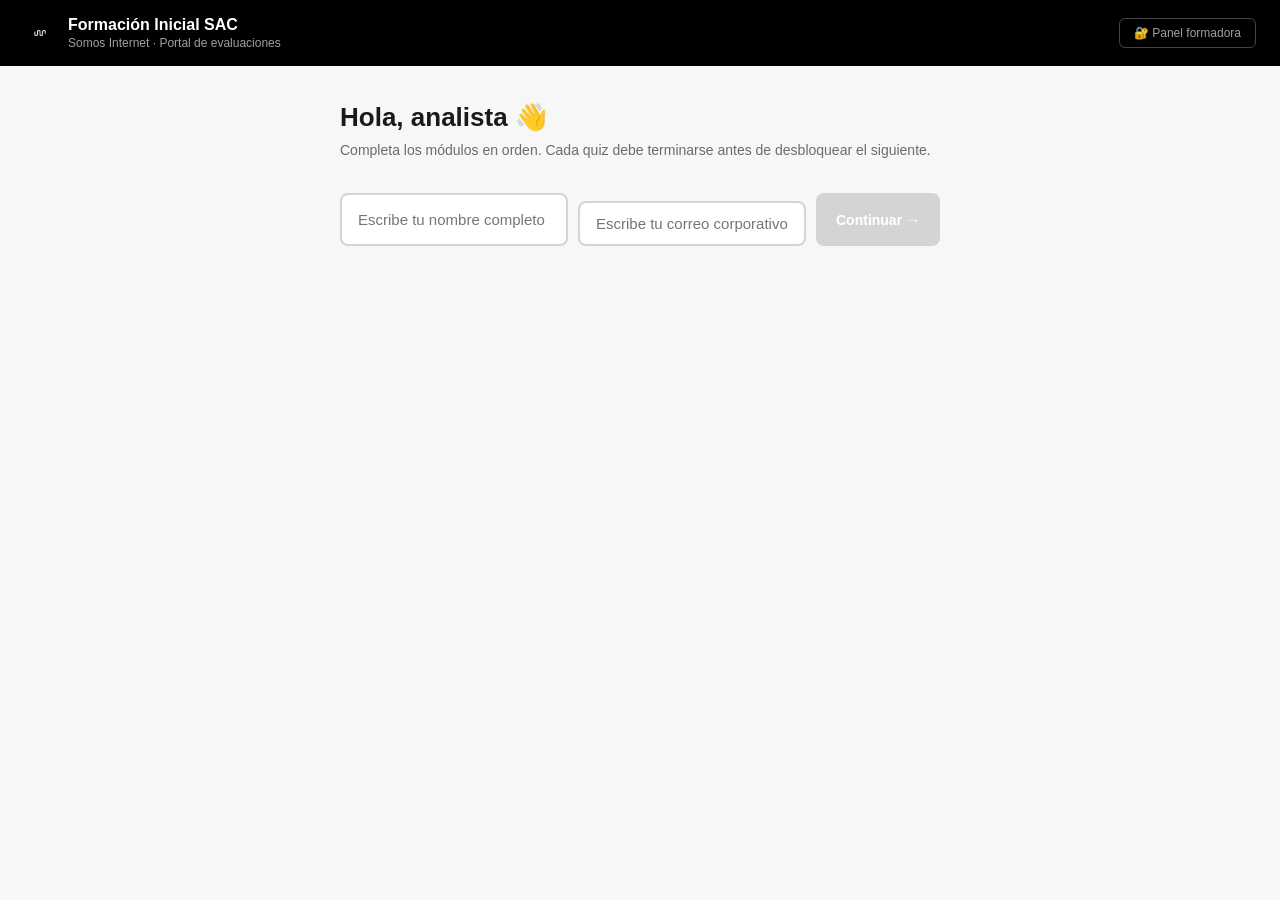
<file: index.html>
<!DOCTYPE html>
<html lang="es">
<head>
<meta charset="UTF-8">
<meta name="viewport" content="width=device-width, initial-scale=1.0">
<title>Formación Inicial SAC · Somos Internet</title>
<style>
* { box-sizing: border-box; margin: 0; padding: 0; }
body { font-family: Arial, sans-serif; background: #F7F7F7; color: #1A1A1A; min-height: 100vh; }

/* ── HEADER ── */
.header { background: #000; color: #fff; padding: 16px 24px; display: flex; align-items: center; justify-content: space-between; }
.header-left { display: flex; align-items: center; gap: 12px; }
.header-left img { width: 32px; height: 32px; border-radius: 4px; }
.header-left h1 { font-size: 16px; font-weight: bold; }
.header-left p { font-size: 12px; color: #A0A0A0; margin-top: 2px; }
.btn-formadora { background: transparent; border: 1px solid #444; color: #A0A0A0; padding: 7px 14px; border-radius: 6px; font-size: 12px; cursor: pointer; transition: all 0.15s; }
.btn-formadora:hover { border-color: #fff; color: #fff; }

/* ── SCREENS ── */
.screen { display: none; }
.screen.active { display: block; }

/* ── HOME ── */
.home { max-width: 640px; margin: 0 auto; padding: 36px 20px; }
.home-hero { margin-bottom: 32px; }
.home-hero h2 { font-size: 26px; font-weight: bold; margin-bottom: 6px; }
.home-hero p { color: #6B6B6B; font-size: 14px; line-height: 1.6; }
.name-row { display: flex; gap: 10px; margin-bottom: 32px; }
.name-input { flex: 1; padding: 12px 16px; border: 2px solid #D4D4D4; border-radius: 8px; font-size: 15px; outline: none; transition: border-color 0.2s; }
.name-input:focus { border-color: #000; }
.btn-continuar { background: #000; color: #fff; border: none; border-radius: 8px; padding: 12px 20px; font-size: 14px; font-weight: bold; cursor: pointer; white-space: nowrap; }
.btn-continuar:disabled { background: #D4D4D4; cursor: not-allowed; }

.modulos-title { font-size: 13px; font-weight: bold; text-transform: uppercase; letter-spacing: 0.5px; color: #A0A0A0; margin-bottom: 12px; }
.modulos-list { display: flex; flex-direction: column; gap: 10px; }
.modulo-card { background: #fff; border: 1.5px solid #E0E0E0; border-radius: 12px; padding: 18px 20px; display: flex; align-items: center; gap: 16px; cursor: pointer; transition: all 0.15s; position: relative; }
.modulo-card:hover:not(.locked) { border-color: #000; box-shadow: 0 2px 8px rgba(0,0,0,0.08); }
.modulo-card.locked { cursor: not-allowed; opacity: 0.5; }
.modulo-card.done { border-color: #28A745; }
.modulo-icon { width: 44px; height: 44px; border-radius: 10px; display: flex; align-items: center; justify-content: center; font-size: 20px; flex-shrink: 0; }
.modulo-icon.color-blue { background: #E8F4FD; }
.modulo-icon.color-yellow { background: #FFF8E1; }
.modulo-icon.color-green { background: #E8F5E9; }
.modulo-info { flex: 1; }
.modulo-info h3 { font-size: 15px; font-weight: bold; margin-bottom: 3px; }
.modulo-info p { font-size: 13px; color: #6B6B6B; }
.modulo-right { text-align: right; flex-shrink: 0; }
.modulo-pct { font-size: 18px; font-weight: bold; color: #28A745; }
.modulo-pct.na { color: #D4D4D4; font-size: 13px; }
.modulo-lock { font-size: 18px; color: #C0C0C0; }
.modulo-bar-wrap { width: 80px; height: 5px; background: #E0E0E0; border-radius: 3px; margin-top: 5px; margin-left: auto; }
.modulo-bar { height: 5px; background: #28A745; border-radius: 3px; transition: width 0.4s; }
.modulo-badge { font-size: 11px; padding: 2px 8px; border-radius: 10px; background: #D4EDDA; color: #155724; font-weight: bold; display: inline-block; margin-top: 4px; }
.modulo-badge.pending { background: #FFF3CD; color: #856404; }
.modulo-badge.locked-badge { background: #F0F0F0; color: #A0A0A0; }

/* ── QUIZ ── */
.quiz-container { max-width: 680px; margin: 0 auto; padding: 24px 20px; }
.quiz-topbar { display: flex; justify-content: space-between; align-items: center; margin-bottom: 8px; }
.prog-text { font-size: 13px; color: #6B6B6B; }
.timer-box { background: #000; color: #fff; padding: 5px 14px; border-radius: 20px; font-size: 13px; font-weight: bold; font-variant-numeric: tabular-nums; }
.timer-box.warning { background: #DC3545; }
.progress-bar-wrap { background: #E0E0E0; border-radius: 4px; height: 6px; margin-bottom: 20px; }
.progress-bar { background: #000; height: 6px; border-radius: 4px; transition: width 0.4s; }
.question-card { background: #fff; border-radius: 12px; padding: 24px; box-shadow: 0 2px 8px rgba(0,0,0,0.08); margin-bottom: 20px; }
.question-number { font-size: 12px; color: #A0A0A0; margin-bottom: 8px; }
.question-text { font-size: 16px; line-height: 1.6; font-weight: 600; white-space: pre-line; }
.options { display: flex; flex-direction: column; gap: 10px; margin-bottom: 20px; }
.option { background: #fff; border: 2px solid #E0E0E0; border-radius: 8px; padding: 14px 18px; cursor: pointer; font-size: 15px; line-height: 1.5; transition: all 0.15s; display: flex; align-items: flex-start; gap: 12px; }
.option:hover:not(.disabled) { border-color: #000; background: #F7F7F7; }
.option.correct { border-color: #28A745; background: #D4EDDA; }
.option.wrong { border-color: #DC3545; background: #F8D7DA; }
.option.disabled { cursor: default; }
.option-letter { font-weight: bold; min-width: 20px; }
.feedback { border-radius: 8px; padding: 14px 18px; margin-bottom: 20px; font-size: 14px; line-height: 1.6; display: none; }
.feedback.correct { background: #D4EDDA; border-left: 4px solid #28A745; }
.feedback.wrong { background: #F8D7DA; border-left: 4px solid #DC3545; }
.feedback .fb-title { font-weight: bold; margin-bottom: 4px; }
.btn-next { width: 100%; background: #000; color: #fff; border: none; border-radius: 8px; padding: 14px; font-size: 15px; font-weight: bold; cursor: pointer; display: none; }
.btn-confirm-sel { width: 100%; background: #000; color: #fff; border: none; border-radius: 8px; padding: 13px; font-size: 14px; font-weight: bold; cursor: pointer; margin-bottom: 12px; display: none; }
.btn-confirm-sel:disabled { background: #D4D4D4; cursor: not-allowed; }
.option.pre-selected { border-color: #000; background: #F0F0F0; }
.btn-back-home { background: transparent; border: 1.5px solid #D4D4D4; color: #6B6B6B; border-radius: 8px; padding: 10px 18px; font-size: 13px; cursor: pointer; margin-bottom: 16px; }
.btn-back-home:hover { border-color: #000; color: #000; }

/* ── RESULTADOS ── */
.results { max-width: 640px; margin: 0 auto; padding: 32px 20px; }
.score-circle { width: 130px; height: 130px; border-radius: 50%; background: #000; color: #fff; display: flex; flex-direction: column; align-items: center; justify-content: center; margin: 0 auto 20px; }
.score-circle .score-num { font-size: 38px; font-weight: bold; line-height: 1; }
.score-circle .score-label { font-size: 12px; color: #A0A0A0; margin-top: 2px; }
.result-name { text-align: center; font-size: 20px; font-weight: bold; margin-bottom: 4px; }
.result-sub { text-align: center; color: #6B6B6B; font-size: 14px; margin-bottom: 24px; line-height: 1.5; }
.result-time { text-align: center; font-size: 13px; color: #A0A0A0; margin-bottom: 20px; }
.review-list { display: flex; flex-direction: column; gap: 10px; margin-bottom: 24px; }
.review-item { background: #fff; border-radius: 8px; padding: 14px 16px; border-left: 4px solid; font-size: 14px; line-height: 1.5; }
.review-item.ok { border-color: #28A745; }
.review-item.fail { border-color: #DC3545; }
.review-item .ri-q { font-weight: 600; margin-bottom: 4px; }
.review-item .ri-exp { color: #6B6B6B; font-size: 13px; margin-top: 6px; }
.sync-status { text-align: center; padding: 11px; border-radius: 8px; font-size: 14px; margin-bottom: 16px; }
.sync-ok { background: #D4EDDA; color: #155724; }
.sync-fail { background: #FFF3CD; color: #856404; }
.result-btns { display: flex; gap: 10px; }
.btn-retry { flex: 1; background: #F7F7F7; color: #000; border: 1.5px solid #D4D4D4; border-radius: 8px; padding: 13px; font-size: 14px; font-weight: bold; cursor: pointer; }
.btn-home { flex: 1; background: #000; color: #fff; border: none; border-radius: 8px; padding: 13px; font-size: 14px; font-weight: bold; cursor: pointer; }

/* ── ENVIANDO ── */
.sending { text-align: center; padding: 60px 20px; }
.spinner { width: 44px; height: 44px; border: 4px solid #E0E0E0; border-top-color: #000; border-radius: 50%; animation: spin 0.8s linear infinite; margin: 0 auto 16px; }
@keyframes spin { to { transform: rotate(360deg); } }

/* ── TIEMPO AGOTADO ── */
.timeout-screen { max-width: 480px; margin: 80px auto; padding: 0 20px; text-align: center; }
.timeout-screen .icon { font-size: 56px; margin-bottom: 16px; }
.timeout-screen h2 { font-size: 22px; font-weight: bold; margin-bottom: 8px; }
.timeout-screen p { color: #6B6B6B; font-size: 14px; margin-bottom: 28px; line-height: 1.6; }

/* ── MODAL LOGIN FORMADORA ── */
.modal-overlay { position: fixed; inset: 0; background: rgba(0,0,0,0.5); display: flex; align-items: center; justify-content: center; z-index: 999; display: none; }
.modal-overlay.open { display: flex; }
.modal { background: #fff; border-radius: 14px; padding: 32px 28px; width: 360px; max-width: 90vw; }
.modal h2 { font-size: 18px; font-weight: bold; margin-bottom: 6px; }
.modal p { color: #6B6B6B; font-size: 13px; margin-bottom: 20px; }
.modal input { width: 100%; padding: 11px 14px; border: 2px solid #D4D4D4; border-radius: 8px; font-size: 15px; margin-bottom: 10px; outline: none; }
.modal input:focus { border-color: #000; }
.modal-err { color: #DC3545; font-size: 13px; margin-bottom: 10px; display: none; }
.modal-btns { display: flex; gap: 8px; }
.btn-modal-cancel { flex: 1; background: #F7F7F7; border: 1.5px solid #D4D4D4; border-radius: 8px; padding: 11px; font-size: 14px; cursor: pointer; }
.btn-modal-enter { flex: 1; background: #000; color: #fff; border: none; border-radius: 8px; padding: 11px; font-size: 14px; font-weight: bold; cursor: pointer; }

/* ── TIPOS DE PREGUNTA ESPECIALES ── */
.option-check { background: #fff; border: 2px solid #E0E0E0; border-radius: 8px; padding: 13px 16px; cursor: pointer; font-size: 14px; line-height: 1.5; transition: all 0.15s; display: flex; align-items: center; gap: 12px; margin-bottom: 8px; }
.option-check:hover:not(.disabled) { border-color: #000; background: #F7F7F7; }
.option-check.selected { border-color: #1a73e8; background: #E8F0FE; }
.option-check.correct { border-color: #28A745; background: #D4EDDA; }
.option-check.wrong { border-color: #DC3545; background: #F8D7DA; }
.option-check.disabled { cursor: default; }
.option-check input[type=checkbox] { width:18px;height:18px;accent-color:#000;flex-shrink:0;cursor:pointer; }
.multi-hint { font-size:12px;color:#6B6B6B;margin-bottom:12px;padding:8px 12px;background:#F7F7F7;border-radius:6px; }
.btn-confirm-multi { background:#000;color:#fff;border:none;border-radius:8px;padding:12px 20px;font-size:14px;font-weight:bold;cursor:pointer;margin-bottom:16px;width:100%; }
.btn-confirm-multi:disabled { background:#D4D4D4;cursor:not-allowed; }

.vf-row { display:flex;gap:12px;margin-bottom:16px; }
.vf-btn { flex:1;padding:16px;border:2px solid #E0E0E0;border-radius:10px;font-size:15px;font-weight:bold;cursor:pointer;background:#fff;transition:all 0.15s; }
.vf-btn:hover:not(.disabled) { border-color:#000; }
.vf-btn.selected { border-color:#000;background:#F0F0F0; }
.vf-btn.correct { border-color:#28A745;background:#D4EDDA; }
.vf-btn.wrong { border-color:#DC3545;background:#F8D7DA; }
.vf-btn.disabled { cursor:default; }
.vf-sustenta { width:100%;padding:10px 14px;border:2px solid #D4D4D4;border-radius:8px;font-size:14px;font-family:Arial;resize:vertical;min-height:80px;outline:none;margin-bottom:10px; }
.vf-sustenta:focus { border-color:#000; }
.vf-sustenta-label { font-size:12px;color:#6B6B6B;margin-bottom:6px; }

.match-container { display:flex;gap:16px;margin-bottom:16px; }
.match-col { flex:1; }
.match-col-title { font-size:11px;font-weight:bold;text-transform:uppercase;letter-spacing:0.5px;color:#A0A0A0;margin-bottom:8px; }
.match-term { background:#fff;border:2px solid #E0E0E0;border-radius:8px;padding:12px 14px;font-size:13px;margin-bottom:8px;cursor:pointer;transition:all 0.15s;font-weight:600; }
.match-term:hover { border-color:#1a73e8;background:#E8F0FE; }
.match-term.selected { border-color:#1a73e8;background:#E8F0FE; }
.match-def { background:#F7F7F7;border:2px solid #E0E0E0;border-radius:8px;padding:12px 14px;font-size:13px;margin-bottom:8px;cursor:pointer;transition:all 0.15s;line-height:1.4; }
.match-def:hover { border-color:#1a73e8;background:#E8F0FE; }
.match-def.matched { border-color:#28A745;background:#D4EDDA;cursor:default; }
.match-def.wrong-match { border-color:#DC3545;background:#F8D7DA; }
.match-pair { font-size:12px;color:#28A745;font-weight:bold;margin-top:2px; }
.match-hint { font-size:12px;color:#6B6B6B;margin-bottom:10px;padding:8px 12px;background:#F7F7F7;border-radius:6px; }

/* ── PANEL FORMADORA ── */
.panel { max-width: 900px; margin: 0 auto; padding: 28px 20px; }
.panel-header { display: flex; align-items: center; justify-content: space-between; margin-bottom: 24px; }
.panel-header h2 { font-size: 22px; font-weight: bold; }
.panel-tabs { display: flex; gap: 4px; background: #F0F0F0; border-radius: 8px; padding: 4px; margin-bottom: 24px; }
.panel-tab { flex: 1; padding: 9px; text-align: center; font-size: 13px; font-weight: bold; border-radius: 6px; cursor: pointer; color: #6B6B6B; transition: all 0.15s; }
.panel-tab.active { background: #fff; color: #000; box-shadow: 0 1px 4px rgba(0,0,0,0.1); }
.panel-section { display: none; }
.panel-section.active { display: block; }

/* Tabla resultados */
.table-wrap { overflow-x: auto; background: #fff; border-radius: 10px; border: 1px solid #E0E0E0; margin-bottom: 16px; }
table { width: 100%; border-collapse: collapse; font-size: 13px; }
th { background: #F7F7F7; padding: 11px 14px; text-align: left; font-size: 11px; text-transform: uppercase; letter-spacing: 0.4px; color: #6B6B6B; border-bottom: 1px solid #E0E0E0; }
td { padding: 11px 14px; border-bottom: 1px solid #F0F0F0; vertical-align: middle; }
tr:last-child td { border-bottom: none; }
.pct-pill { display: inline-block; padding: 3px 10px; border-radius: 12px; font-weight: bold; font-size: 12px; }
.pct-high { background: #D4EDDA; color: #155724; }
.pct-mid { background: #FFF3CD; color: #856404; }
.pct-low { background: #F8D7DA; color: #721C24; }
.panel-refresh { background: #000; color: #fff; border: none; border-radius: 8px; padding: 9px 18px; font-size: 13px; font-weight: bold; cursor: pointer; }
.stat-cards { display: grid; grid-template-columns: repeat(auto-fit, minmax(140px, 1fr)); gap: 10px; margin-bottom: 20px; }
.stat-card { background: #fff; border: 1px solid #E0E0E0; border-radius: 10px; padding: 16px; text-align: center; }
.stat-card .sv { font-size: 28px; font-weight: bold; }
.stat-card .sl { font-size: 12px; color: #6B6B6B; margin-top: 3px; }

/* Editor preguntas */
.q-editor-list { display: flex; flex-direction: column; gap: 12px; margin-bottom: 20px; }
.q-editor-card { background: #fff; border: 1.5px solid #E0E0E0; border-radius: 10px; padding: 18px 20px; }
.q-editor-card h4 { font-size: 13px; font-weight: bold; margin-bottom: 10px; color: #6B6B6B; }
.q-editor-card textarea { width: 100%; padding: 9px 12px; border: 1.5px solid #D4D4D4; border-radius: 6px; font-size: 14px; font-family: Arial; resize: vertical; outline: none; }
.q-editor-card textarea:focus { border-color: #000; }
.q-opts-grid { display: grid; grid-template-columns: 1fr 1fr; gap: 8px; margin-top: 8px; }
.q-opt-row { display: flex; align-items: center; gap: 6px; }
.q-opt-row input[type=text] { flex: 1; padding: 8px 10px; border: 1.5px solid #D4D4D4; border-radius: 6px; font-size: 13px; outline: none; }
.q-opt-row input[type=text]:focus { border-color: #000; }
.q-opt-row input[type=radio] { accent-color: #000; width: 16px; height: 16px; flex-shrink: 0; cursor: pointer; }
.q-opt-label { font-size: 12px; font-weight: bold; width: 16px; text-align: center; }
.q-editor-meta { display: flex; gap: 10px; margin-top: 8px; align-items: center; flex-wrap: wrap; }
.q-editor-meta label { font-size: 12px; color: #6B6B6B; }
.q-editor-meta select { padding: 6px 10px; border: 1.5px solid #D4D4D4; border-radius: 6px; font-size: 13px; outline: none; }
.q-select-module { font-size: 12px; }
.btn-save-questions { background: #000; color: #fff; border: none; border-radius: 8px; padding: 12px 24px; font-size: 14px; font-weight: bold; cursor: pointer; }
.save-msg { display: none; padding: 10px 16px; background: #D4EDDA; color: #155724; border-radius: 8px; font-size: 13px; font-weight: bold; margin-top: 10px; }
.module-selector { display: flex; gap: 8px; margin-bottom: 16px; flex-wrap: wrap; }
.ms-btn { padding: 8px 16px; border-radius: 20px; font-size: 13px; font-weight: bold; cursor: pointer; border: 1.5px solid #D4D4D4; background: #fff; color: #6B6B6B; transition: all 0.15s; }
.ms-btn.active { background: #000; color: #fff; border-color: #000; }
.sheet-sync-row { display: flex; align-items: center; gap: 12px; margin-bottom: 16px; flex-wrap: wrap; }
.sheet-sync-row input { flex: 1; min-width: 200px; padding: 9px 12px; border: 1.5px solid #D4D4D4; border-radius: 6px; font-size: 13px; outline: none; }
.sheet-sync-row input:focus { border-color: #000; }
.btn-sync-sheet { background: #1a73e8; color: #fff; border: none; border-radius: 6px; padding: 9px 16px; font-size: 13px; font-weight: bold; cursor: pointer; }
.sync-note { font-size: 12px; color: #6B6B6B; line-height: 1.5; }
/* Certificación: la retroalimentación se ve solo al final */
.modo-cert .option.correct,.modo-cert .option.wrong,.modo-cert .option-check.correct,.modo-cert .option-check.wrong,.modo-cert .vf-btn.correct,.modo-cert .vf-btn.wrong,.modo-cert button.correct,.modo-cert button.wrong{border-color:#6c757d!important;background:#eef0f2!important;color:inherit!important}
.modo-cert .feedback.neutral{background:#eef0f2;border-color:#6c757d;color:#333}
</style>
</head>
<body>

<!-- HEADER -->
<div class="header">
  <div class="header-left">
    <img src="[data-uri]" alt="Somos">
    <div>
      <h1>Formación Inicial SAC</h1>
      <p>Somos Internet · Portal de evaluaciones</p>
    </div>
  </div>
  <button class="btn-formadora" onclick="openLoginModal()">🔐 Panel formadora</button>
</div>

<!-- ══════════════════════════════ SCREENS ══════════════════════════════ -->

<!-- HOME -->
<div id="screen-home" class="screen active">
  <div class="home">
    <div class="home-hero">
      <h2>Hola, <span id="home-nombre">analista</span> 👋 <span id="formadora-badge" style="display:none;font-size:13px;background:#000;color:#fff;padding:3px 10px;border-radius:12px;vertical-align:middle;">🔐 Formadora</span></h2>
      <p>Completa los módulos en orden. Cada quiz debe terminarse antes de desbloquear el siguiente.</p>
    </div>
    <div class="name-row">
      <input type="text" class="name-input" id="nombre-input" placeholder="Escribe tu nombre completo" oninput="onNombreInput()">
      <input type="email" class="name-input" id="correo-input" placeholder="Escribe tu correo corporativo" style="margin-top:8px;" oninput="onNombreInput()">
      <button class="btn-continuar" id="btn-continuar" onclick="confirmarNombre()" disabled>Continuar →</button>
    </div>
    <div id="modulos-wrap" style="display:none">
      <div class="modulos-title">Mis módulos</div>
      <div class="modulos-list" id="modulos-list"></div>
    </div>
  </div>
</div>

<!-- QUIZ -->
<div id="screen-quiz" class="screen">
  <div class="quiz-container">
    <button class="btn-back-home" onclick="goHome()">← Volver al inicio</button>
    <div class="quiz-topbar">
      <span class="prog-text" id="prog-text">Pregunta 1 de 8</span>
      <div class="timer-box" id="timer-box">⏱ 10:00</div>
    </div>
    <div class="progress-bar-wrap"><div class="progress-bar" id="progress-bar" style="width:0%"></div></div>
    <div class="question-card">
      <div class="question-number" id="q-number">Pregunta 1</div>
      <div class="question-text" id="q-text"></div>
    </div>
    <div class="options" id="options-container"></div>
    <div class="feedback" id="feedback">
      <div class="fb-title" id="fb-title"></div>
      <div id="fb-text"></div>
    </div>
    <button class="btn-next" id="btn-next" onclick="nextQuestion()">Siguiente pregunta →</button>
  </div>
</div>

<!-- ENVIANDO -->
<div id="screen-sending" class="screen">
  <div class="sending">
    <div class="spinner"></div>
    <p style="font-size:16px;font-weight:bold;">Guardando tus resultados...</p>
    <p style="color:#6B6B6B;margin-top:8px;font-size:14px;">Un momento por favor</p>
  </div>
</div>

<!-- TIEMPO AGOTADO -->
<div id="screen-timeout" class="screen">
  <div class="timeout-screen">
    <div class="icon">⏰</div>
    <h2>Se acabó el tiempo</h2>
    <p>No alcanzaste a terminar el quiz a tiempo. Puedes volver a intentarlo — tus intentos anteriores quedan guardados.</p>
    <button class="btn-home" onclick="goHome()" style="width:100%;margin-bottom:10px;">Volver al inicio</button>
  </div>
</div>

<!-- RESULTADOS -->
<div id="screen-results" class="screen">
  <div class="results">
    <div class="score-circle">
      <div class="score-num" id="res-pct">0%</div>
      <div class="score-label" id="res-frac">0/8</div>
    </div>
    <div class="result-name" id="res-name"></div>
    <div class="result-sub" id="res-sub"></div>
    <div class="result-time" id="res-time"></div>
    <div id="sync-status" class="sync-status" style="display:none"></div>
    <h3 style="font-size:14px;margin-bottom:10px;">Revisión de respuestas</h3>
    <div class="review-list" id="review-list"></div>
    <div class="result-btns">
      <button class="btn-retry" onclick="retryQuiz()">🔄 Reintentar</button>
      <button class="btn-home" onclick="goHome()">🏠 Inicio</button>
    </div>
  </div>
</div>

<!-- PANEL FORMADORA -->
<div id="screen-panel" class="screen">
  <div class="panel">
    <div class="panel-header">
      <h2>📊 Panel de formadora</h2>
      <button class="btn-retry" onclick="goHomeFormadora()" style="width:auto;padding:9px 16px;font-size:13px;">← Ver módulos</button>
        <button class="btn-retry" onclick="goHome()" style="width:auto;padding:9px 16px;font-size:13px;margin-left:8px;">← Salir</button>
    </div>
    <div class="panel-tabs">
      <div class="panel-tab active" onclick="switchTab('tab-results')">Resultados en vivo</div>
      <div class="panel-tab" onclick="switchTab('tab-stats')">Estadísticas</div>
      <div class="panel-tab" onclick="switchTab('tab-questions')">Editar preguntas</div>
    </div>

    <!-- TAB: RESULTADOS -->
    <div id="tab-results" class="panel-section active">
      <div style="display:flex;gap:10px;margin-bottom:14px;flex-wrap:wrap;align-items:center;">
        <button class="panel-refresh" onclick="allResults=[]; loadResults()">🔄 Actualizar</button>
        <select id="filter-module" style="padding:8px 12px;border:1.5px solid #D4D4D4;border-radius:6px;font-size:13px;" onchange="loadResults()">
          <option value="">Todos los módulos</option>
          <option value="dia1">Quiz Día 1–2</option>
          <option value="dia3">Quiz Día 3</option>
          <option value="cert">Certificación SAC</option>
          <option value="ret">Certificación Retención</option>
        </select>
        <span id="last-updated" style="font-size:12px;color:#A0A0A0;margin-left:auto;"></span>
      </div>
      <div class="table-wrap">
        <table>
          <thead><tr>
            <th>Nombre</th><th>Correo</th><th>Módulo</th><th>Puntaje</th><th>Estado</th><th>Tiempo</th><th>⚠️ Pestañas</th><th>Fecha</th><th>Falladas</th>
          </tr></thead>
          <tbody id="results-tbody"><tr><td colspan="5" style="text-align:center;color:#A0A0A0;padding:24px;">Cargando...</td></tr></tbody>
        </table>
      </div>
      <p style="font-size:12px;color:#A0A0A0;">Los resultados se cargan desde Google Sheets. Si la tabla no carga, <a href="https://docs.google.com/spreadsheets/d/1q1DABgHp2XCm_1Y_QJYwl7ysJF6yyoft200Gb7BDiDQ" target="_blank" style="color:#1a73e8;font-weight:bold;">ábrela aquí directamente →</a></p>
    </div>

    <!-- TAB: ESTADÍSTICAS -->
    <div id="tab-stats" class="panel-section">
      <div class="stat-cards" id="stat-cards">
        <div class="stat-card"><div class="sv" id="st-total">—</div><div class="sl">Intentos totales</div></div>
        <div class="stat-card"><div class="sv" id="st-avg">—</div><div class="sl">Promedio general</div></div>
        <div class="stat-card"><div class="sv" id="st-pass">—</div><div class="sl">Intentos aprobados</div></div>
        <div class="stat-card"><div class="sv" id="st-best">—</div><div class="sl">Mejor puntaje</div></div>
      </div>
      <div class="table-wrap">
        <table>
          <thead><tr><th>Analista</th><th>Quiz D1-2</th><th>Quiz D3</th><th>Cert. SAC</th><th>Cert. Retención</th><th>Estado</th></tr></thead>
          <tbody id="stats-tbody"><tr><td colspan="5" style="text-align:center;color:#A0A0A0;padding:24px;">Cargando...</td></tr></tbody>
        </table>
      </div>
      <button class="panel-refresh" onclick="loadResults()">🔄 Actualizar estadísticas</button>
    </div>

    <!-- TAB: EDITAR PREGUNTAS -->
    <div id="tab-questions" class="panel-section">
      <div class="module-selector">
        <button class="ms-btn active" onclick="switchQModule('dia1', this)">Quiz Día 1–2</button>
        <button class="ms-btn" onclick="switchQModule('dia3', this)">Quiz Día 3</button>
        <button class="ms-btn" onclick="switchQModule('cert', this)">Certificación SAC</button>
        <button class="ms-btn" onclick="switchQModule('ret', this)">Certificación Retención</button>
      </div>
      <div class="sheet-sync-row">
        <input type="text" id="sheet-url-input" placeholder="URL del Apps Script" value="https://script.google.com/macros/s/AKfycbwWarepYP4vbb_rybGw2WM3kebgOyl5No0UjsIUBt70xOtKg8CD9jwLvBJJMz_wHOs0/exec">
        <button class="btn-sync-sheet" onclick="syncFromSheet()">📥 Importar desde Sheet</button>
      </div>
      <p class="sync-note">💡 La Sheet debe tener columnas: <strong>modulo · texto · opcionA · opcionB · opcionC · opcionD · correcta (0-3) · explicacion · nivel</strong><br>
      Los cambios se guardan en la Sheet (pestaña <strong>Preguntas</strong>) y los analistas los ven al volver a abrir el portal.</p>
      <br>
      <div class="q-editor-list" id="q-editor-list"></div>
      <button class="btn-save-questions" onclick="saveQuestions()">💾 Guardar preguntas</button>
        <button class="btn-save-questions" style="background:#fff;color:#000;border:1.5px solid #000;margin-left:8px;" onclick="descargarRespaldo()">⬇️ Descargar respaldo</button>
      <div class="save-msg" id="save-msg">✅ Preguntas guardadas correctamente.</div>
    </div>
  </div>
</div>

<!-- MODAL LOGIN FORMADORA -->
<div class="modal-overlay" id="login-modal">
  <div class="modal">
    <h2>🔐 Acceso formadora</h2>
    <p>Ingresa la clave para acceder al panel de administración.</p>
    <input type="password" id="modal-pwd" placeholder="Contraseña" onkeydown="if(event.key==='Enter')checkLogin()">
    <div class="modal-err" id="modal-err">Clave incorrecta. Intenta de nuevo.</div>
    <div class="modal-btns">
      <button class="btn-modal-cancel" onclick="closeLoginModal()">Cancelar</button>
      <button class="btn-modal-enter" onclick="checkLogin()">Entrar</button>
    </div>
  </div>
</div>

<script>
// ════════════════════════════════════════════════════════════
// CONFIGURACIÓN
// ════════════════════════════════════════════════════════════
const SHEETS_URL = 'https://script.google.com/macros/s/AKfycbwWarepYP4vbb_rybGw2WM3kebgOyl5No0UjsIUBt70xOtKg8CD9jwLvBJJMz_wHOs0/exec';
// La clave ya no se guarda en texto plano: solo su huella SHA-256.
// Para cambiarla: abre https://emn178.github.io/online-tools/sha256.html, escribe la nueva clave y pega aquí el resultado.
const FORMADORA_PWD_HASH = '21920e2b52bb3ac3c12fbf4b2e8856df3e0e11749c879448c261705b2a54fbf9';
async function sha256(t) {
  const buf = await crypto.subtle.digest('SHA-256', new TextEncoder().encode(t));
  return [...new Uint8Array(buf)].map(b => b.toString(16).padStart(2,'0')).join('');
}

const MODULOS = [
  { id:'dia1', label:'Quiz Día 1 – 2', desc:'7 preguntas · Identidad · Herramientas · Planes · Protección de Datos', icon:'📘', color:'color-blue', timerMin:10, preguntas:'dia1' },
  { id:'dia3', label:'Quiz Día 3', desc:'8 preguntas · Procesos SAC · Facturación · Suspensión · Traslados', icon:'📙', color:'color-yellow', timerMin:10, preguntas:'dia3' },
  { id:'cert', label:'Certificación SAC', desc:'25 preguntas · Todos los temas · 60 minutos', icon:'🏆', color:'color-green', timerMin:60, preguntas:'cert', umbral:85 },
  { id:'ret', label:'Certificación Retención', desc:'20 preguntas · SPIN · Causa raíz · Estrategia · Cierre · 45 minutos', icon:'🤝', color:'color-blue', timerMin:45, preguntas:'ret', umbral:95 },
];
// Nota mínima por módulo (los quizzes diagnósticos usan 85% solo para desbloquear el siguiente)
function umbralDe(id) { const m = MODULOS.find(x => x.id === id); return (m && m.umbral) || 85; }

// ════════════════════════════════════════════════════════════
// BANCO DE PREGUNTAS (editable desde panel)
// ════════════════════════════════════════════════════════════
let PREGUNTAS = {

  // ── QUIZ DÍAS 1-2 — 7 preguntas ──
  dia1: [
    {tipo:'seleccion',texto:'¿Cuál es el precio mensual del plan Essential 900 MB para un cliente en estrato 3?',opciones:["$75.000/mes","$63.000/mes","$65.000/mes","$60.000/mes"],correcta:1,explicacion:'El plan Essential 900 MB cuesta $63.000/mes con IVA incluido para clientes de estratos 1, 2 y 3. El valor de $75.000 aplica para estratos 4, 5 y 6.'},
    {tipo:'seleccion',texto:'¿Cuál es la función principal de Artemis en la operación del SAC?',opciones:["Es el CRM y sistema de facturación propio de Somos; allí se gestionan perfiles, estados del servicio, historial de pagos y trámites","Es la plataforma donde llegan los chats de WhatsApp","Es el CRM de Wompi usado para gestionar pagos automáticos.","Es la pasarela de pago principal donde se verifican y aprueban los pagos."],correcta:0,explicacion:'Artemis es el CRM y sistema de facturación propio de Somos. Allí se consultan y gestionan perfiles, estados del servicio, historial de pagos y trámites. Selene es la plataforma de conversaciones por WhatsApp y Wompi es la pasarela de pago.'},
    {tipo:'seleccion',texto:'¿Cuáles son los 3 datos obligatorios que el analista debe validar en todos los casos que requieren validación de identidad?',opciones:["Nombre completo, número de documento y correo electrónico registrado","Número de documento, dirección del servicio y número de teléfono de contacto","Nombre completo del titular, número de documento registrado en Artemis y número de teléfono de contacto","Nombre completo, número de documento y número de cuenta del servicio"],correcta:2,explicacion:'Los 3 datos obligatorios son: nombre completo del titular, documento de identidad registrado en Artemis y número de teléfono de contacto.'},
    {tipo:'seleccion',texto:'¿Cuál de estas situaciones NO requiere validación de identidad del titular?',opciones:["El cliente solicita un certificado de servicio para un trámite bancario","El cliente quiere hacer un cambio de titular del servicio","El cliente quiere confirmar el nombre de red y contraseña de su WiFi","El cliente reporta una falla masiva de internet en su edificio"],correcta:3,explicacion:'Cuando hay fallas masivas o el usuario reporta fallas del servicio, NO se requiere validación.'},
    {tipo:'seleccion',texto:'¿Qué diferencia principal existe entre el radioenlace y la fibra óptica FTTH de Somos?',opciones:["La fibra óptica FTTH reemplazó completamente al radioenlace que ya no está activo en ningún edificio","El radioenlace es tecnología legacy que puede estar en algunos edificios antiguos. La fibra FTTH es el estándar actual con velocidades simétricas hasta 2 Gbps y menor latencia","Ambas tecnologías ofrecen la misma experiencia; la única diferencia es que el radioenlace opera en Bogotá y la fibra en Medellín.","El radioenlace ofrece mayor velocidad que la fibra, pero menor estabilidad en edificios de más de 10 pisos."],correcta:1,explicacion:'El radioenlace es una tecnología anterior que puede permanecer en algunos edificios antiguos. La fibra óptica FTTH es el estándar actual de Somos y permite una experiencia más estable, menor latencia y mejores capacidades de velocidad.'},
    {tipo:'seleccion',texto:'Durante una validación de identidad, el cliente dice: "Dime cuál es el correo que tengo registrado". ¿Qué debe responder el analista?',opciones:["Decirle el correo completo, porque el cliente lo está solicitando para verificar.","Decirle que no puede compartir ninguna parte del correo por política de protección de datos.","Mostrarle solo una parte del correo con el resto oculto, por ejemplo: andrea****@gmail.com, y pedirle que confirme si corresponde al suyo.","Enviarle un mensaje de prueba al correo registrado para que él confirme si lo recibió"],correcta:2,explicacion:'El analista no debe revelar el dato completo. Debe mostrar solo una parte del correo y ocultar los caracteres sensibles, por ejemplo: andrea****@gmail.com.'},
    {tipo:'seleccion',texto:'¿Cuál de estas afirmaciones sobre los planes vigentes de Somos es correcta?',opciones:["El plan PRO 2.0 incluye soporte 24/7, hasta 2 Gbps, equipo Orb, routers necesarios y puntos cableados ilimitados. El plan Essential incluye soporte 24/7, hasta 900 Mbps, hasta 2 routers y hasta 2 puntos cableados.","El plan PRO 2.0 incluye soporte 24/7 y hasta 1 Gbps. El plan Essential incluye hasta 2 TV Box gratis","Ambos planes tienen exactamente las mismas características; solo cambia el precio según el estrato del edificio.","El plan Essential incluye el equipo Orb y velocidades de hasta 2 Gbps, igual que el plan PRO 2.0."],correcta:0,explicacion:'El plan PRO 2.0 incluye soporte 24/7, hasta 2 Gbps, equipo Orb, routers necesarios y puntos cableados ilimitados. El plan Essential incluye soporte 24/7, hasta 900 Mbps, hasta 2 routers y hasta 2 puntos cableados. El precio varía según el estrato del edificio.'},
  ],

  // ── QUIZ DÍA 3 — 8 preguntas ──
  dia3: [
    {"tipo": "seleccion", "texto": "Un cliente solicita una suspensión temporal por 60 días. Al revisar el servicio observas que está en periodo de prueba y nunca ha realizado el pago de una factura. ¿Qué debes hacer?", "opciones": ["Informar que sí aplica la suspensión temporal porque la solicitud supera el mínimo de 30 días.", "Informar que sí aplica la suspensión temporal, pero solo desde la próxima fecha de corte.", "Informar que no aplica la suspensión temporal porque el servicio aún está en periodo de prueba y no es facturable.", "Informar que no aplica la suspensión temporal hasta que el cliente cumpla 60 días de servicio activo."], "correcta": 2, "explicacion": "La suspensión temporal solo aplica para servicios facturables. Si el cliente está en periodo de prueba y aún no ha pagado ninguna factura, no cumple la condición para solicitarla."},
    {"tipo": "seleccion", "texto": "¿Cuál es la diferencia entre la facturación automática y la facturación manual en Somos?", "opciones": ["La facturación automática aplica para clientes B2B y la manual para clientes que pagan por PSE o tarjeta.", "La automática genera el link de pago por sistema y lo envía al cliente; la manual aplica para clientes especiales, como B2B VIP, a quienes Finanzas les genera la factura electrónica.", "Ambas generan el mismo link de pago; la diferencia es que una se envía por correo y la otra por WhatsApp.", "La automática aplica cuando el cliente está tokenizado y la manual cuando el cliente no tiene un método de pago registrado."], "correcta": 1, "explicacion": "La facturación automática la genera el sistema y envía el link de pago al cliente antes del vencimiento. La manual aplica para clientes especiales, como B2B VIP, donde Finanzas genera la factura electrónica y el proceso no depende del link automático."},
    {"tipo": "seleccion", "texto": "¿Qué significa que un servicio esté en estado “Congelado” en Artemis?", "opciones": ["El cliente solicitó una pausa temporal del servicio, pero la reactivación solo puede hacerse después de validar un pago pendiente.", "El servicio está suspendido por falta de pago y se reactiva al validar el pago pendiente.", "El servicio está en proceso de traslado a otra dirección y queda sin navegación en la dirección actual.", "El cliente solicitó voluntariamente una suspensión temporal del servicio, con una fecha de reactivación definida."], "correcta": 3, "explicacion": "“Congelado” significa suspensión temporal voluntaria del servicio. Es diferente de “Suspendido”, que corresponde a corte por mora, y de “Retirado”, que corresponde a cancelación definitiva."},
    {"tipo": "seleccion", "texto": "¿Cuál es la razón principal por la que puede aparecer un valor prorrateado al contratar un TV Box adicional?", "opciones": ["Porque el TV Box tiene un costo de instalación que se cobra una sola vez en la siguiente factura.", "Porque el sistema calcula un valor proporcional para alinear el nuevo TV Box con la fecha de corte que ya tiene el servicio.", "Porque el sistema crea una fecha de corte independiente para el TV Box y cobra solo los días usados hasta esa nueva fecha.", "Porque el sistema cobra el primer mes completo por adelantado y luego descuenta los días no usados en la siguiente factura."], "correcta": 1, "explicacion": "El prorrateo existe para unificar los valores en una sola fecha de corte sin modificarla: como el TV Box se activa en medio del ciclo, se cobra solo la parte proporcional de los días usados. No es un cobro duplicado ni un error."},
    {"tipo": "seleccion", "texto": "Un cliente con plan Essential normalmente paga $75.000 al mes. Este mes recibió una factura por un valor superior al habitual. Al revisar, se identifica que activó un TV Box adicional durante el ciclo. ¿Cuál es la explicación más probable?", "opciones": ["El sistema aplicó un ajuste automático al plan Essential por cambio de ciclo de facturación.", "El cliente fue migrado automáticamente a un plan superior por haber agregado un servicio adicional.", "Se está cobrando el valor mensual del TV Box adicional más el valor proporcional de los días usados desde su activación hasta la fecha de corte.", "El sistema cobró el TV Box adicional desde el siguiente mes completo, sin aplicar ningún valor proporcional."], "correcta": 2, "explicacion": "Cuando el cliente activa un TV Box adicional en medio de su ciclo, la siguiente factura puede incluir el valor mensual del TV Box más el valor proporcional de los días usados hasta la fecha de corte. Por eso la factura es más alta de lo habitual, sin que sea un error."},
    {"tipo": "seleccion", "texto": "CASO: Laura solicita un traslado de servicio. Al validar, hay cobertura en la nueva dirección, pero la suscripción aparece en estado Suspendido por factura pendiente. ¿Qué debe hacer el analista?", "opciones": ["Informarle que se puede agendar el traslado, pero que debe realizar el pago antes de la visita técnica.", "Informarle que se puede crear la solicitud de traslado y que el pago pendiente se validará durante la programación.", "Informarle que el traslado puede quedar creado, pero no se ejecutará hasta que Back Office confirme el pago.", "Informarle que primero debe pagar la factura pendiente; cuando la suscripción esté Activa, se continúa con la programación del traslado."], "correcta": 3, "explicacion": "El traslado solo puede gestionarse si la suscripción está Activa. Si está Suspendida por deuda, primero se paga la factura pendiente y se espera a que el servicio quede activo; solo después se programa el traslado."},
    {"tipo": "seleccion", "texto": "CASO: María solicita suspender su servicio durante 30 días. Su suscripción está ACTIVA, ya pagó varias facturas y usó una suspensión temporal de 60 días en marzo de este año. Quiere que la nueva suspensión empiece hoy. ¿Cuál es la acción correcta?", "opciones": ["Crear la suspensión por 30 días porque cumple el tiempo mínimo y la cuenta está activa.", "Escalar a Back Office para que apruebe una segunda suspensión.", "Informar que la solicitud no procede porque ya usó la suspensión temporal este año.", "Crear la suspensión y aclararle que iniciará en la próxima fecha de corte, no hoy."], "correcta": 2, "explicacion": "La suspensión temporal solo puede usarse una vez por año, y María ya la usó en marzo, así que no procede. Aunque procediera, tampoco podría empezar hoy: la suspensión siempre inicia en la próxima fecha de corte."},
    {"tipo": "seleccion", "texto": "CASO: Ricardo compró el apartamento 804. El servicio aún aparece a nombre de Felipe Torres, quien ya no vive allí y no tiene contacto con Ricardo. ¿Qué debe hacer el analista?", "opciones": ["Intentar contactar a Felipe Torres con los datos registrados en Artemis: sin autorización del titular, el cambio no puede completarse.", "Cancelar el servicio de Felipe e iniciar una instalación nueva a nombre de Ricardo.", "Solicitar a Ricardo la escritura de compraventa como reemplazo de la autorización del titular.", "Actualizar directamente el nombre en Artemis con los datos de Ricardo por cambio de propiedad."], "correcta": 0, "explicacion": "El cambio de titularidad requiere autorización del titular actual. Si no se logra obtenerla, el trámite no puede completarse. La escritura de compraventa no reemplaza esa autorización."},
  ],

  // ── CERTIFICACIÓN RETENCIÓN — 20 preguntas · nota mínima 95% ──
  // (preguntas de la Certificación de Retención)
  ret: [
    {"tipo":"seleccion","texto":"¿Qué significa retener en Somos?","opciones":["Lograr que el cliente no cancele, ofreciendo el mayor descuento disponible.","Insistir hasta que el cliente acepte quedarse.","Entender la causa real de salida y construir una alternativa que tenga sentido; si no existe, cerrar sin fricción.","Explicar todos los beneficios de Somos antes de escuchar al cliente."],"correcta":2,"explicacion":"Retener no es frenar una salida a cualquier costo: es entender la causa real y construir una alternativa clara. Si no hay oportunidad real, se cierra bien."},
    {"tipo":"seleccion","texto":"¿Cuál es la regla central del modelo de Retención Somos?","opciones":["Primero sondear, después ofrecer.","Primero ofrecer, después sondear.","Ofrecer siempre un beneficio al inicio para generar confianza.","Procesar el retiro y luego preguntar el motivo."],"correcta":0,"explicacion":"No se ofrece un beneficio hasta saber qué problema estamos intentando resolver."},
    {"tipo":"seleccion","texto":"En SPIN, ¿qué buscas con las preguntas de Implicación?","opciones":["Conocer el plan y el valor que paga el cliente.","Ofrecer la alternativa de retención.","Confirmar los datos del titular.","Saber cómo le afecta el problema, desde cuándo y qué no quiere que vuelva a pasar."],"correcta":3,"explicacion":"La Implicación ayuda a entender el impacto del problema sin presionar. La situación se revisa antes en Artemis y la alternativa llega después."},
    {"tipo":"seleccion","texto":"Antes de preguntarle algo al cliente, ¿qué debe hacer el analista?","opciones":["Preguntarle todo desde el inicio para no perder información.","Revisar en Artemis el plan, la factura, los pagos, las fallas, los beneficios y los contactos previos.","Ofrecer un beneficio para que el cliente se calme.","Transferir a Soporte."],"correcta":1,"explicacion":"El cliente no debería repetir lo que ya está en Artemis. Antes de preguntar, se revisa."},
    {"tipo":"seleccion","texto":"Un cliente dice: “Está muy caro”. ¿Cuál es la mejor primera respuesta?","opciones":["“Le puedo dar un 20% de descuento.”","“Es el precio del plan, no se puede cambiar.”","“Entiendo. ¿Lo que más te pesa es el valor o hay algo del servicio que tampoco te está funcionando?”","“¿Cuánto quiere pagar?”"],"correcta":2,"explicacion":"“Está caro” es el inicio del sondeo, no el diagnóstico. Primero se entiende si es el valor, la capacidad de pago o la experiencia."},
    {"tipo":"seleccion","texto":"¿Qué es la “escalera de descuentos” y por qué se evita?","opciones":["Un beneficio que aumenta cada mes que el cliente se queda.","El proceso para pedir autorización de un descuento.","Una campaña de recuperación vigente.","Ofrecer 10%, luego 20%, luego 30% hasta que el cliente acepte; se evita porque reemplaza el diagnóstico."],"correcta":3,"explicacion":"Subir el descuento hasta que el cliente acepte no resuelve la causa real. El beneficio acompaña una estrategia; no la reemplaza."},
    {"tipo":"seleccion","texto":"¿Cuál es el papel de Retención frente a una falla técnica?","opciones":["Reconocer si la falla es la causa de la salida, validar lo básico, documentar y transferir a Soporte.","Diagnosticar y resolver la falla como Soporte N1.","Ignorar la falla y enfocarse en el beneficio.","Procesar el retiro de inmediato."],"correcta":0,"explicacion":"Retención no da soporte técnico: reconoce la falla para no intentar retener un problema que primero hay que resolver."},
    {"tipo":"seleccion","texto":"¿Cómo se debe invitar al cliente a la encuesta al cerrar?","opciones":["“Por favor califícame con la máxima puntuación.”","No mencionarla nunca.","“Te llegará una encuesta sobre tu experiencia. Tu opinión nos ayuda a mejorar.”","“Si me calificas bien, te puedo ayudar con un beneficio.”"],"correcta":2,"explicacion":"La encuesta mide la experiencia. Nunca se induce la calificación."},
    {"tipo":"seleccion","texto":"Un cliente dice que otro operador le ofrece internet + móvil. ¿Qué haces primero?","opciones":["Decirle que el otro operador tiene fallas.","Preguntar qué es lo que más le sirve de esa oferta: el combo, el móvil o el valor total.","Enumerar todos los beneficios de Somos.","Ofrecer el mayor descuento disponible."],"correcta":1,"explicacion":"La competencia se entiende, no se ataca. Hay que saber qué valora el cliente; si Somos no cubre lo principal, no se vende humo."},
    {"tipo":"seleccion","texto":"¿Cuándo debes dejar de intentar retener?","opciones":["Nunca: siempre hay que insistir.","Solo cuando el supervisor lo indique.","Cuando el cliente rechaza el primer beneficio.","Cuando el cliente se muda a un lugar sin cobertura, ya no necesita el servicio o su decisión es definitiva sin oportunidad real."],"correcta":3,"explicacion":"Ser bueno en Retención también es saber cerrar sin fricción: aceptar la decisión, explicar el proceso y registrar la causa real."},
    {"tipo":"multi","texto":"¿Qué debe quedar confirmado al cerrar una retención? Selecciona TODAS las correctas.","opciones":["Que calificará la encuesta con la máxima nota.","Qué problema quedó atendido.","Qué aceptó el cliente.","Cuánto pagará y por cuánto tiempo.","Qué debe esperar después."],"correctas":[1,2,3,4],"explicacion":"Un buen cierre deja claro el problema atendido, lo aceptado, el valor, la vigencia y el próximo paso. La encuesta nunca se induce."},
    {"tipo":"multi","texto":"¿Qué se registra en una gestión de Retención? Selecciona TODAS las correctas.","opciones":["La causa real.","El sondeo realizado.","Solo el motivo que dijo el cliente al inicio.","La alternativa ofrecida.","El resultado y la próxima acción."],"correctas":[0,1,3,4],"explicacion":"Se registra la causa real (no solo la primera frase), el sondeo, la alternativa, el resultado y la próxima acción."},
    {"tipo":"multi","texto":"¿Cuáles de estas son opciones reales que el analista puede revisar antes de un retiro? Selecciona TODAS las correctas.","opciones":["Suspensión temporal, si cumple las condiciones.","Prometer un precio especial sin validarlo.","Traslado, si hay cobertura en la nueva dirección.","Cambio de titular, con la validación correcta.","Cambio de plan."],"correctas":[0,2,3,4],"explicacion":"Son opciones reales según las condiciones vigentes. Nunca se promete algo que no aplica ni se improvisan precios."},
    {"tipo":"multi","texto":"¿Qué validaciones básicas hace Retención cuando el cliente reporta fallas? Selecciona TODAS las correctas.","opciones":["Estado del servicio.","Router encendido o apagado.","Energía y conexión.","Diagnóstico técnico completo de la red.","Lectura básica en CPE Doctor."],"correctas":[0,1,2,4],"explicacion":"Retención valida lo básico y documenta. El diagnóstico técnico corresponde a Soporte."},
    {"tipo":"sustentacion","texto":"CASO: Un cliente escribe: “Desde julio tengo fallas. Funciona un rato y vuelve a molestar. Ya pedí otro operador.” ¿Cuál es la mejor decisión?","opciones":["Ofrecerle un descuento para que pruebe un mes más.","Procesar el retiro sin preguntar más.","Pedirle que reinicie el router y vuelva a escribir.","Preguntar si resolver la falla evitaría el retiro y, si es así, escalar a Soporte con todo el historial y dejar seguimiento."],"correcta":3,"explicacion":"La causa es una falla repetida y la pérdida de confianza. La solución debe ser técnica y creíble, sin hacerle repetir la historia."},
    {"tipo":"sustentacion","texto":"CASO: “Me voy para Malambo y aquí no queda nadie usando el servicio.” ¿Qué haces?","opciones":["Validar si es temporal, si hay cobertura para un traslado o si alguien puede quedarse con el servicio; si no, facilitar el retiro.","Ofrecer un descuento para que no cancele.","Insistir con beneficios hasta que acepte.","Decirle que debe pagar una penalidad."],"correcta":0,"explicacion":"Si no hay cobertura ni alguien que asuma el servicio, no hay oportunidad real. Retener con criterio también es dejar ir al cliente con buena experiencia."},
    {"tipo":"sustentacion","texto":"CASO: “Antes pagaba $48.000 y ahora me llegó más alto. Me ofrecieron un descuento y ya no aparece.” ¿Cuál es la mejor respuesta?","opciones":["“No aparece en el sistema; envíeme pruebas.”","Aplicar un descuento sin explicar la factura.","Revisar el historial, explicar qué cambió en la factura y validar una alternativa clara.","Transferir a Cobranzas."],"correcta":2,"explicacion":"Hay confusión, una promesa anterior y una mala experiencia. Primero se aclara la factura; después se negocia."},
    {"tipo":"sustentacion","texto":"CASO: “Casi no usamos la TV y cuando la usamos falla.” ¿Qué pregunta te ayuda más?","opciones":["“¿Entonces cancelamos todo el servicio?”","“Si la TV funcionara bien, ¿les serviría o igual prefieren no tenerla?”","“¿Por qué no la usan?”","“¿Quiere un descuento en la TV?”"],"correcta":1,"explicacion":"La pregunta separa la falla del poco uso. Si no la necesitan, se puede revisar retirar solo ese adicional y mantener el internet."},
    {"tipo":"sustentacion","texto":"CASO: “Quiero el descuento o me voy.” ¿Cuál es la mejor respuesta?","opciones":["“Le aplico el 30% de una vez.”","“No damos descuentos.”","“¿Cuánto descuento necesita para quedarse?”","“Te escucho. Antes de revisar beneficios, ¿lo que buscas es bajar el valor mensual o hay algo del servicio que quisieras cambiar?”"],"correcta":3,"explicacion":"No se premia la amenaza de forma automática. Primero se entiende qué quiere resolver; una causa principal lleva a una estrategia principal."},
    {"tipo":"sustentacion","texto":"CASO: “Ya lo decidí, solo quiero cancelar.” ¿Qué haces?","opciones":["Confirmar si hay algo puntual que, si se resuelve, haría que valga la pena continuar; si no, explicar el proceso de retiro y registrar la causa real.","Preguntar “¿está seguro?” varias veces.","Procesar el retiro sin decir nada más.","Ofrecer todos los beneficios disponibles."],"correcta":0,"explicacion":"Se valida una sola vez si existe una oportunidad real, sin presionar. Si no la hay, se cierra sin fricción y con buena experiencia."},
  ],

  // ── CERTIFICACIÓN SAC — 25 preguntas ──
  cert: [
    // Selección (8)
    {"tipo": "seleccion", "texto": "¿Cuál es el precio del plan Essential 900 MB para un cliente en estrato 5?", "opciones": ["$63.000/mes", "$100.000/mes", "$75.000/mes", "$120.000/mes"], "correcta": 2, "explicacion": "El Essential para estratos 4, 5 y 6 cuesta $75.000/mes con IVA incluido. $63.000 es el precio para estratos 1, 2 y 3; $100.000 y $120.000 son precios del plan PRO."},
    {"tipo": "seleccion", "texto": "¿Cuáles son los 3 datos obligatorios para validar identidad en Somos?", "opciones": ["Nombre completo del titular, número de documento y teléfono de contacto", "Nombre completo, número de documento y correo electrónico registrado", "Número de documento, dirección del servicio y teléfono de contacto", "Nombre completo, número de documento y número de cuenta del servicio"], "correcta": 0, "explicacion": "Los 3 datos obligatorios son: nombre completo del titular, número de documento y teléfono de contacto. Según el trámite se piden datos adicionales, como el correo o la dirección del servicio."},
    {"tipo": "seleccion", "texto": "¿Cuál situación NO requiere validación de identidad del titular?", "opciones": ["El cliente quiere hacer un cambio de titular del servicio", "El cliente reporta una falla masiva de internet en su edificio", "El cliente quiere confirmar la contraseña de su WiFi", "El cliente solicita un certificado de servicio para un trámite bancario"], "correcta": 1, "explicacion": "En fallas masivas o reportes de falla del servicio NO se valida identidad. Cambio de titular, certificados y cambios en la red WiFi sí requieren validar al titular."},
    {"tipo": "seleccion", "texto": "Un cliente nuevo tenía un cupón de bienvenida que no se aplicó en su factura. ¿Cómo gestionas el caso?", "opciones": ["Desde la appointment de la instalación, con departamento Operaciones - ALLOCATION y asignado al canal de novedades.", "Radicas una PQRS como queja y le informas que la respuesta llega en 15 días hábiles.", "Aplicas tú mismo un descuento equivalente desde Artemis › Descuentos y cierras el caso.", "Desde la suscripción creas un ticket Promo.o.descuento.no.aplicado, prioridad MEDIA, departamento SAC y canal BackOffice."], "correcta": 3, "explicacion": "Las promos, cupones o descuentos que debían aplicarse y no se aplicaron se escalan con un ticket desde la suscripción: tipo Promo.o.descuento.no.aplicado, prioridad MEDIA, departamento Servicio al cliente - SAC y canal de BackOffice (C0AKJ829V2T), con evidencias. Tiempo de gestión: 1 a 2 días hábiles."},
    {"tipo": "seleccion", "texto": "¿Qué es la tokenización?", "opciones": ["Es el proceso que permite generar un enlace de pago manual para que el cliente pague una factura pendiente.", "Es el proceso que guarda de forma segura el método de pago del cliente en My Somos para habilitar pagos automáticos.", "Es el proceso que permite validar la identidad del cliente mediante un código enviado por SMS o correo.", "Es el proceso que permite registrar una factura electrónica para clientes con facturación manual o B2B VIP."], "correcta": 1, "explicacion": "La tokenización permite registrar de forma segura el método de pago del cliente para que los cobros futuros puedan realizarse automáticamente, sin que el cliente tenga que pagar manualmente cada mes."},
    {"tipo": "seleccion", "texto": "¿Cuál de estas afirmaciones sobre los planes vigentes de Somos es correcta?", "opciones": ["PRO 2.0: hasta 2 Gbps, Orb y los routers y puntos necesarios. Essential: hasta 900 Mbps, hasta 2 routers y 2 puntos.", "PRO 2.0: hasta 1 Gbps y Orb incluida. Essential: hasta 900 Mbps, hasta 2 routers y 2 TV Box sin costo.", "PRO 2.0 y Essential: hasta 2 Gbps y soporte 24/7; la única diferencia es que el PRO incluye Somos TV.", "PRO 2.0: hasta 2 Gbps y un solo router. Essential: hasta 900 Mbps con routers y puntos cableados ilimitados."], "correcta": 0, "explicacion": "El PRO 2.0 incluye soporte 24/7, hasta 2 Gbps, equipo Orb, routers necesarios y puntos cableados ilimitados. El Essential incluye soporte 24/7, hasta 900 Mbps, hasta 2 routers y hasta 2 puntos cableados. El precio varía según el estrato del edificio."},
    {"tipo": "seleccion", "texto": "CASO: Laura solicita un traslado de servicio. Al validar, hay cobertura en la nueva dirección, pero la suscripción aparece en estado Suspendido. ¿Qué debe hacer el analista?", "opciones": ["Informar al cliente que puede agendar el traslado, pero que debe realizar el pago antes de la visita técnica.", "Informar al cliente que se puede crear la solicitud de traslado y que el pago pendiente se validará durante la programación.", "Informar al cliente que el traslado puede quedar creado, pero no se ejecutará hasta que Back Office confirme el pago.", "Informarle que primero debe pagar la factura pendiente; cuando la suscripción esté Activa, se programa el traslado."], "correcta": 3, "explicacion": "El traslado solo puede gestionarse si la suscripción está en estado Activo. Si el cliente está Suspendido por deuda, primero debe pagar la factura pendiente y esperar que la cuenta quede normalizada. Solo después se podrá programar el traslado."},
    {"tipo": "seleccion", "texto": "CASO: Ricardo compró el apartamento 804. El servicio sigue a nombre de Felipe Torres, quien ya no vive allí. ¿Qué debe hacer el analista?", "opciones": ["Intentar contactar a Felipe con los datos de Artemis: sin su autorización, el cambio de titular no puede completarse.", "Cancelar el servicio de Felipe e iniciar una instalación nueva a nombre de Ricardo, sin costo adicional.", "Pedirle a Ricardo la escritura de compraventa, que reemplaza la autorización del titular anterior.", "Actualizar directamente el nombre en Artemis con los datos de Ricardo, porque cambió el propietario."], "correcta": 0, "explicacion": "El cambio de titularidad requiere autorización del titular actual del servicio. Si no se logra obtener su autorización, el trámite no puede completarse. La escritura de compraventa no reemplaza la autorización del titular registrado."},
    // Múltiple respuesta (4)
    {"tipo": "multi", "texto": "¿Cuáles de las siguientes acciones puede realizar un cliente desde My Somos? Selecciona TODAS las respuestas correctas.", "opciones": ["Ver y compartir su código de referidos.", "Activar el débito automático guardando su método de pago (tokenización).", "Cambiar su plan de internet sin contactar a SAC.", "Consultar el estado de sus visitas técnicas.", "Solicitar una visita técnica nueva desde el portal."], "correctas": [0, 1, 3], "explicacion": "Desde My Somos el cliente puede ver y compartir su código de referidos, consultar y pagar facturas, activar el débito automático (tokenización) y consultar el estado de sus visitas (sin terminar, programadas, canceladas o terminadas). No puede cambiar su plan ni solicitar una visita nueva desde el portal: eso se gestiona con SAC."},
    {"tipo": "multi", "texto": "¿Cuáles de estos estados de suscripción en Artemis impiden gestionar un traslado de servicio?", "opciones": ["Suspendido por mora", "Activo", "Congelado (suspensión temporal)", "Retirado (cancelación definitiva)", "Expirado / Lost (vencido sin renovar)"], "correctas": [0, 2, 3, 4], "explicacion": "Solo las suscripciones en estado Activo pueden trasladarse. Suspendido, Congelado, Retirado y Expirado / Lost impiden el traslado."},
    {"tipo": "multi", "texto": "¿Cuáles de estas afirmaciones sobre la suspensión temporal son CORRECTAS?", "opciones": ["La suspensión puede solicitarse máximo una vez por año", "La suspensión siempre inicia en la próxima fecha de corte, no el día de la solicitud", "La suspensión puede solicitarse por un mínimo de 15 días", "El servicio debe ser facturable — no aplica para clientes en periodo de prueba"], "correctas": [0, 1, 3], "explicacion": "Correcto: una vez al año, inicia en la próxima fecha de corte, requiere ser facturable. Incorrecto: el mínimo es 30 días, no 15."},
    {"tipo": "multi", "texto": "¿Cuáles son los diferenciadores clave de Somos frente a operadores tradicionales? Selecciona TODAS las respuestas correctas.", "opciones": ["Sin cláusula de permanencia: el cliente puede cancelar cuando lo necesite.", "30 días de prueba gratuita al contratar el servicio.", "Velocidades simétricas: misma capacidad de subida y bajada según el plan contratado.", "Técnicos propios: las visitas las hace personal de Somos.", "Precios siempre más bajos que la competencia en todos los estratos."], "correctas": [0, 1, 2, 3], "explicacion": "Los diferenciadores de Somos son: sin cláusula de permanencia, 30 días de prueba, velocidades simétricas y técnicos propios. Somos no compite por ser siempre el precio más bajo."},
    // Verdadero / Falso (3)
    {"tipo": "vf", "texto": "Un cliente con el servicio Suspendido puede hacer un pago adelantado de 6 meses si ya tiene aplicada la tarifa 2026.", "esVerdadero": false, "explicacion": "FALSO. El pago adelantado exige tres requisitos: tarifa 2026 aplicada, servicio en estado ACTIVO y validación de Backoffice por ticket (que también crea el link de pago). El compromiso mínimo es de 6 meses."},
    {"tipo": "vf", "texto": "Si el servicio falla en los 2 días siguientes a la instalación, el ticket de garantía se crea dentro de la misma appointment de la visita.", "esVerdadero": true, "explicacion": "VERDADERO. Las novedades de visitas (garantía de instalación, daños, pérdida de objetos o venta de productos no autorizados) se escalan con un ticket creado dentro de la misma appointment, con departamento Operaciones - ALLOCATION, evidencias y asignado al canal de novedades de la ciudad."},
    {"tipo": "vf", "texto": "El estado Congelado y el estado Suspendido en Artemis tienen la misma causa y se reactivan con el mismo proceso.", "esVerdadero": false, "explicacion": "FALSO. No son equivalentes. Congelado: suspensión temporal voluntaria con fecha o condición de reactivación definida. Suspendido: suspensión por mora o falta de pago. Para reactivar, primero se debe validar y aplicar el pago pendiente. El motivo y el proceso son completamente diferentes."},
    // Correlación (4)
    {"tipo": "correlacion", "texto": "Relaciona cada herramienta de Somos con su función principal:", "pares": [{"termino": "Artemis", "definicion": "CRM y sistema de facturación propio de Somos"}, {"termino": "Selene", "definicion": "Plataforma de atención digital — centraliza conversaciones de clientes por WhatsApp"}, {"termino": "Wompi", "definicion": "Pasarela de pago principal — aquí se verifican y localizan los pagos en tiempo real"}, {"termino": "Voxiplant", "definicion": "Plataforma de llamadas — canal de voz para la atención telefónica"}], "explicacion": "Artemis = CRM y facturación. Selene = chats/WhatsApp. Wompi = pasarela de pago. Voxiplant = llamadas de voz."},
    {"tipo": "correlacion", "texto": "Relaciona cada tipo de visita técnica con el caso correcto:", "pares": [{"termino": "Punto cableado adicional", "definicion": "Cliente solicita llevar conexión cableada a otro espacio del apartamento, por ejemplo estudio, habitación o sala."}, {"termino": "Adición de TV", "definicion": "Cliente quiere agregar Somos TV o instalar un TV Box adicional en su servicio."}, {"termino": "Visita de larga duración", "definicion": "Caso que requiere recablear, instalar canaletas o realizar una intervención más extensa dentro del apartamento."}, {"termino": "Soporte técnico", "definicion": "Cliente presenta una falla que no se resolvió con descartes remotos y requiere revisión presencial."}], "explicacion": "Punto cableado = conexión a otro espacio. Adición de TV = agregar TV Box. Visita larga = recablear. Soporte técnico = falla sin resolver remotamente."},
    {"tipo": "correlacion", "texto": "Relaciona cada situación con la validación correcta:", "pares": [{"termino": "Pide cambiar la contraseña del WiFi", "definicion": "Validar los 3 datos del titular antes de hacer el cambio en la red."}, {"termino": "Reporta que no tiene internet y hay una falla masiva en su zona", "definicion": "Informar la afectación; en fallas no se valida identidad."}, {"termino": "Envía el comprobante de un pago", "definicion": "Verificar el pago en la pasarela; enviar un comprobante no exige validar identidad."}, {"termino": "Pide un paz y salvo", "definicion": "Validar al titular y que la cuenta esté al día antes de emitir el certificado."}], "explicacion": "Se valida identidad en cambios de datos, red WiFi, trámites y solicitudes documentales (como el paz y salvo, que además exige la cuenta al día). No se valida en reportes de falla ni cuando solo se envía un comprobante."},
    {"tipo": "correlacion", "texto": "Relaciona cada área del SAC de Somos con su función principal:", "pares": [{"termino": "SAC", "definicion": "Primera línea de contacto — facturación, trámites, traslados, cambios de nombre y plan, certificados"}, {"termino": "Retención", "definicion": "Atiende clientes que quieren cancelar — entiende la causa real y busca una alternativa con sentido; si no existe, cierra sin fricción"}, {"termino": "Soporte N1", "definicion": "Diagnóstico técnico inicial de conectividad — resuelve en el primer contacto sin visita técnica"}, {"termino": "Cobranzas", "definicion": "Acompaña a clientes que no renovaron a tiempo (UNPAID / EXPIRED) para reactivar el servicio"}], "explicacion": "SAC = primera línea (facturación y trámites). Retención = clientes que quieren cancelar. Soporte N1 = diagnóstico técnico remoto. Cobranzas = reactivación de clientes que no renovaron."},
    // Sustentación (6)
    {"tipo": "sustentacion", "texto": "CASO: Sandra Mejía escribe por WhatsApp. Dice que es la hermana del titular y quiere solicitar una suspensión temporal del servicio porque su hermano está hospitalizado y no puede comunicarse. Adjunta una foto del titular en el hospital como prueba.\n\nSegún el protocolo, ¿qué aplica?", "opciones": ["Procesar la suspensión temporal porque la situación es humanitaria y hay evidencia fotográfica que respalda el caso.", "Solicitar los 3 datos obligatorios del titular: si Sandra los da correctamente, se gestiona; si no, no se puede procesar.", "Escalar al líder del SAC para que él decida si la situación justifica una excepción al protocolo.", "Procesar la suspensión porque es un trámite de bajo riesgo, que no implica acceso a datos financieros."], "correcta": 1, "explicacion": "La suspensión temporal requiere validación de identidad. El protocolo aplica siempre sin excepción — una foto en el hospital no reemplaza los 3 datos obligatorios del titular. Si Sandra tiene el nombre, documento y teléfono del titular puede gestionar el trámite. Si no los tiene, no se procesa."},
    {"tipo": "sustentacion", "texto": "CASO: Un cliente con plan Essential estrato 4 ($75.000/mes) activó un TV Box adicional ($10.000/mes) el día 10 de julio. Su fecha de corte es el día 30.\n\n¿Qué aparecerá en su próxima factura y por qué?", "opciones": ["$75.000 del plan + $6.667 de prorrateo del TV Box. La mensualidad de $10.000 del TV Box empieza en la factura siguiente.", "$75.000 del plan + $10.000 del TV Box del siguiente periodo. El prorrateo no se cobra si se activa antes del corte.", "$75.000 del plan + $6.667 de prorrateo del TV Box (20 días) + $10.000 del TV Box del siguiente periodo.", "$75.000 del plan + $20.000 del TV Box, porque al activarse en medio del ciclo se cobran dos mensualidades."], "correcta": 2, "explicacion": "La factura incluye: plan $75.000 + prorrateo TV Box: $10.000 ÷ 30 × 20 días = $6.667 + mensualidad siguiente del TV Box: $10.000. Total ≈ $91.667."},
    {"tipo": "sustentacion", "texto": "CASO: Una clienta escribe molesta porque su servicio aparece Suspendido. Dice que pagó hace unas horas y envía un comprobante. Al revisar Artemis la factura aparece como No pagada.\n\n¿Cuál es el paso a paso?", "opciones": ["Verificar en Wompi que el pago sea de su servicio; si está aprobado y no aplicado, aplicarlo o escalar al BO, y reconectar cuando quede aplicado.", "Reactivar el servicio de inmediato porque la clienta envió un comprobante y luego validar el pago internamente.", "Informar a la clienta que debe pagar nuevamente porque si Artemis aparece como No pagada, el comprobante no sirve.", "Validar y verificar en Wompi. Si el pago está aprobado pero no aplicado, reconectar de forma preventiva y dejar una nota para que BO aplique el pago después."], "correcta": 0, "explicacion": "El comprobante por sí solo no autoriza la reconexión. Primero se confirma en Wompi y Artemis que el pago corresponde al servicio correcto y quedó aplicado; solo después puede reactivarse el servicio."},
    {"tipo": "sustentacion", "texto": "CASO: Un cliente escribe: \"Quiero cancelar el servicio porque me voy a mudar y ya no lo necesito.\"\n\n¿Cuál es la mejor respuesta del analista?", "opciones": ["Entiendo. Antes de cancelar, validemos tu nueva dirección para confirmar si el traslado es obligatorio.", "Entiendo. Antes de cancelar, revisemos si hay cobertura; si no hay cobertura, podemos dejar el servicio activo mientras decides qué hacer.", "Entiendo. Antes de cancelar, validemos si tenemos cobertura en tu nueva dirección; si la hay, podríamos trasladar el servicio.", "Entiendo. Antes de continuar, validemos si tenemos cobertura. Si hay cobertura, cancelamos el servicio actual y creamos una instalación nueva."], "correcta": 2, "explicacion": "La respuesta correcta asesora sin presionar: entiende el motivo, valida cobertura y ofrece el traslado como alternativa."},
    {"tipo": "sustentacion", "texto": "CASO: Un cliente con plan PRO 2.0 quiere pasarse a Essential para pagar menos.\n\n¿Qué debe hacer el analista?", "opciones": ["Cambiar el plan en Artemis de inmediato; como solo baja la velocidad, no se necesita ninguna visita técnica.", "Pasarlo al equipo de Retención, porque bajar de plan se gestiona igual que una solicitud de cancelación.", "Explicarle lo que pierde y el nuevo valor; con su autorización, cambiar el plan y agendar visita de cambio de equipos.", "Decirle que debe cancelar el servicio actual y pedir una instalación nueva con el plan Essential."], "correcta": 2, "explicacion": "En un downgrade se explica qué pierde el cliente y cuál será el nuevo valor, se pide su autorización explícita, se registra el cambio en Artemis y siempre se agenda una visita para el cambio de equipos."},
    {"tipo": "sustentacion", "texto": "CASO: Un cliente de facturación automática escribe: \"Quiero pagar hoy. Necesito saber cuánto debo y si puedo hacer una transferencia a una cuenta bancaria de Somos.\"\n\n¿Cuál es la respuesta más completa y correcta?", "opciones": ["Informarle el valor, enviarle el número de cuenta bancaria de Somos y pedirle que envíe el comprobante de la transferencia.", "Decirle que espere el débito automático tres días antes del corte, porque todos los clientes pagan tokenizados.", "Indicarle que pague en cualquier corresponsal Bancolombia dando solo su número de cédula, sin referencia.", "Enviarle el link de pago con valor, fecha de corte, servicios y periodo, y aclararle que su tipo de cuenta no paga por transferencia."], "correcta": 3, "explicacion": "A un cliente de facturación automática se le entrega la información completa (valor, fecha de pago y de corte, servicios y periodo) y se orienta el pago por el link. La transferencia bancaria solo aplica para clientes de facturación manual."}
  ]
};

// Carga las preguntas guardadas en la Sheet (si existen). Si falla, usa las de este archivo.
function cargarPreguntasDesdeSheet() {
  fetch(SHEETS_URL + '?action=getQuestions')
    .then(r => r.json())
    .then(data => {
      if (!data || !data.preguntas) return;
      Object.keys(data.preguntas).forEach(mod => {
        const arr = data.preguntas[mod];
        if (Array.isArray(arr) && arr.length) PREGUNTAS[mod] = arr;
      });
    })
    .catch(() => {});
}
cargarPreguntasDesdeSheet();

function descargarRespaldo() {
  const blob = new Blob([JSON.stringify(PREGUNTAS, null, 2)], {type: 'application/json'});
  const a = document.createElement('a'); a.href = URL.createObjectURL(blob);
  a.download = 'preguntas_respaldo_' + new Date().toISOString().slice(0,10) + '.json'; a.click();
}

// ════════════════════════════════════════════════════════════
// ESTADO
// ════════════════════════════════════════════════════════════
let userName = '';
let userCorreo = '';
window._tabChanges = 0;
window._focusLosses = 0;

document.addEventListener('visibilitychange', () => {
  if (document.hidden) window._tabChanges++;
});
window.addEventListener('blur', () => {
  window._focusLosses++;
});
let currentModule = null;
let currentQ = 0;
let score = 0;
let userAnswers = [];
let timerInterval = null;
let timerSeconds = 0;
let timerElapsed = 0;
let currentQEditor = 'dia1';
let shuffledIndices = {};   // orden aleatorio por módulo

function getQ(moduleId, idx) {
  const indices = shuffledIndices[moduleId];
  if (!indices) return PREGUNTAS[moduleId][idx];
  return PREGUNTAS[moduleId][indices[idx]];
}

// Progreso guardado en localStorage
function getProgress(nombre) {
  try { return JSON.parse(localStorage.getItem('sac_progress_' + nombre)) || {}; } catch(e) { return {}; }
}
function saveProgress(nombre, data) {
  try { localStorage.setItem('sac_progress_' + nombre, JSON.stringify(data)); } catch(e) {}
}

// ════════════════════════════════════════════════════════════
// HOME
// ════════════════════════════════════════════════════════════
function onNombreInput() {
  const v = document.getElementById('nombre-input').value.trim();
  document.getElementById('btn-continuar').disabled = v.length < 3;
}

function confirmarNombre() {
  userName = document.getElementById('nombre-input').value.trim();
  userCorreo = document.getElementById('correo-input').value.trim();
  document.getElementById('home-nombre').textContent = userName;
  document.getElementById('modulos-wrap').style.display = 'block';
  // Si es formadora, mostrar badge
  const esFormadora = sessionStorage.getItem('sac_formadora') === '1';
  const badgeEl = document.getElementById('formadora-badge');
  if (esFormadora && badgeEl) badgeEl.style.display = 'inline-block';
  // Intentar recuperar progreso desde la Sheet (por si cambió de dispositivo)
  syncProgressFromSheet(userName);
  renderModulos();
}

function syncProgressFromSheet(nombre) {
  // Consultar la Sheet por resultados aprobados de este analista
  fetch(SHEETS_URL + '?action=getResults&nombre=' + encodeURIComponent(nombre) + '&correo=' + encodeURIComponent(userCorreo || ''))
    .then(r => r.json())
    .then(data => {
      if (!data.results || !data.results.length) return;
      // Filtrar solo resultados de este analista (comparación flexible)
      const mis = data.results.filter(r => 
        (r.nombre||'').toLowerCase().trim() === nombre.toLowerCase().trim()
      );
      if (!mis.length) return;
      data.results = mis;
      const prog = getProgress(nombre);
      let updated = false;
      data.results.forEach(r => {
        const pct = parseInt(r.pct) || 0;
        const mid = (r.moduloId || '').toLowerCase();
        // Solo actualizar si el pct guardado en Sheet es mejor que el local
        if (pct >= umbralDe(mid) && (!prog[mid] || pct > (prog[mid].pct || 0))) {
          prog[mid] = { pct, score: parseInt(r.score)||0, total: parseInt(r.total)||0, time: r.tiempo || '' };
          updated = true;
        }
      });
      if (updated) {
        saveProgress(nombre, prog);
        renderModulos();
      }
    })
    .catch(() => {}); // silencioso si falla
}

function renderModulos() {
  const prog = getProgress(userName);
  const list = document.getElementById('modulos-list');
  list.innerHTML = '';

  MODULOS.forEach((m, idx) => {
    // Bloqueado solo si el módulo anterior no tiene 85%+ Y el analista nunca lo ha intentado
    const prevProg = idx === 0 ? null : prog[MODULOS[idx-1].id];
    const prevDone = idx === 0 || (prevProg && prevProg.pct >= umbralDe(MODULOS[idx-1].id));
    const mProg = prog[m.id];
    const yaIntentado = !!mProg; // ya lo intentó — siempre puede reintentar
    const esFormadora = sessionStorage.getItem('sac_formadora') === '1';
    const locked = !prevDone && !yaIntentado && !esFormadora;
    const pct = mProg ? mProg.pct : null;

    const card = document.createElement('div');
    card.className = 'modulo-card' + (locked ? ' locked' : '') + (mProg && mProg.pct >= umbralDe(m.id) ? ' done' : '');
    if (!locked) card.onclick = () => startModule(m.id);

    let badgeHtml = '';
    const prevForBadge = idx === 0 ? null : prog[MODULOS[idx-1].id];
    const prevApproved = idx === 0 || (prevForBadge && prevForBadge.pct >= umbralDe(MODULOS[idx-1].id));
    if (locked) badgeHtml = '<span class="modulo-badge locked-badge">🔒 Requiere ' + umbralDe(MODULOS[idx-1].id) + '% en el módulo anterior</span>';
    const intentos = mProg ? (mProg.intentos || 1) : 0;
    const esRep = intentos > 1;
    if (mProg && mProg.pct >= umbralDe(m.id)) badgeHtml = '<span class="modulo-badge">✅ Aprobado' + (intentos > 1 ? ' · ' + intentos + ' intentos' : '') + '</span>';
    else if (mProg && mProg.pct < umbralDe(m.id) && esRep) badgeHtml = '<span class="modulo-badge" style="background:#FFE5CC;color:#7B3F00;">🔁 Repechaje · intento ' + intentos + ' · ' + mProg.pct + '%</span>';
    else if (mProg && mProg.pct < umbralDe(m.id)) badgeHtml = '<span class="modulo-badge pending">⚠️ ' + mProg.pct + '% · intento ' + intentos + ' — Intenta de nuevo</span>';
    else badgeHtml = '<span class="modulo-badge pending">Pendiente</span>';

    let rightHtml = '';
    if (locked) rightHtml = '<div class="modulo-lock">🔒</div>';
    else if (pct !== null) {
      rightHtml = `<div class="modulo-pct">${pct}%</div>
        <div class="modulo-bar-wrap"><div class="modulo-bar" style="width:${pct}%"></div></div>`;
    } else {
      rightHtml = '<div class="modulo-pct na">—</div>';
    }

    card.innerHTML = `
      <div class="modulo-icon ${m.color}">${m.icon}</div>
      <div class="modulo-info">
        <h3>${m.label}</h3>
        <p>${m.desc}</p>
        ${badgeHtml}
      </div>
      <div class="modulo-right">${rightHtml}</div>`;
    list.appendChild(card);
  });
}

// ════════════════════════════════════════════════════════════
// QUIZ
// ════════════════════════════════════════════════════════════
function startModule(moduleId) {
  if (!userName) return;
  currentModule = moduleId;
  currentQ = 0; score = 0; userAnswers = [];
  document.body.classList.toggle('modo-cert', moduleId === 'cert');
  const mod = MODULOS.find(m => m.id === moduleId);
  timerSeconds = mod.timerMin * 60;
  timerElapsed = 0;
  // Aleatorizar orden de preguntas en cada intento
  shuffledIndices[currentModule] = shuffle(PREGUNTAS[currentModule].map((_,i) => i));
  showScreen('screen-quiz');
  renderQuestion();
  startTimer();
}

function startTimer() {
  clearInterval(timerInterval);
  updateTimerDisplay();
  timerInterval = setInterval(() => {
    timerElapsed++;
    timerSeconds--;
    updateTimerDisplay();
    if (timerSeconds <= 0) {
      clearInterval(timerInterval);
      timeOut();
    }
  }, 1000);
}

function updateTimerDisplay() {
  const m = Math.floor(timerSeconds / 60);
  const s = timerSeconds % 60;
  const box = document.getElementById('timer-box');
  box.textContent = '⏱ ' + String(m).padStart(2,'0') + ':' + String(s).padStart(2,'0');
  box.className = 'timer-box' + (timerSeconds <= 60 ? ' warning' : '');
}

function timeOut() {
  showScreen('screen-timeout');
}

// Estado extra para tipos especiales
let multiSelected = [];
let vfChoice = null;
let matchState = {}; // {termIdx: defIdx}
let matchSelectedTerm = null;

function shuffle(arr) {
  const a = [...arr];
  for (let i = a.length-1; i > 0; i--) {
    const j = Math.floor(Math.random() * (i+1));
    [a[i],a[j]] = [a[j],a[i]];
  }
  return a;
}

function renderQuestion() {
  const pregs = PREGUNTAS[currentModule];
  const q = getQ(currentModule, currentQ);
  const total = pregs.length;
  const pct = Math.round((currentQ / total) * 100);
  document.getElementById('progress-bar').style.width = pct + '%';
  document.getElementById('prog-text').textContent = 'Pregunta ' + (currentQ+1) + ' de ' + total + ' · ✓ ' + score + ' correctas';

  const tipoLabels = {seleccion:'🟢 Selección múltiple', multi:'🟡 Múltiple respuesta', vf:'🔵 Verdadero / Falso', correlacion:'🟠 Correlacionar', sustentacion:'🟣 Sustentación'};
  document.getElementById('q-number').textContent = 'Pregunta ' + (currentQ+1) + ' · ' + (tipoLabels[q.tipo] || '🟢 Selección');
  document.getElementById('q-text').textContent = q.texto;

  const container = document.getElementById('options-container');
  container.innerHTML = '';
  preSelectedIdx = null;
  window._matchHistory = [];
  document.getElementById('feedback').style.display = 'none';
  document.getElementById('btn-next').style.display = 'none';

  if (q.tipo === 'multi') renderMulti(q, container);
  else if (q.tipo === 'vf') renderVF(q, container);
  else if (q.tipo === 'correlacion') renderCorrelacion(q, container);
  else renderSeleccion(q, container);
}

function renderSeleccion(q, container) {
  ['A','B','C','D'].forEach((l,i) => {
    const div = document.createElement('div');
    div.className = 'option';
    div.innerHTML = '<span class="option-letter">' + l + '</span><span>' + q.opciones[i] + '</span>';
    div.onclick = () => preSelectAnswer(i);
    container.appendChild(div);
  });
  // Botón confirmar — solo aparece cuando hay una opción pre-seleccionada
  const btnConfirm = document.createElement('button');
  btnConfirm.className = 'btn-confirm-sel';
  btnConfirm.id = 'btn-confirm-sel';
  btnConfirm.textContent = 'Confirmar respuesta';
  btnConfirm.disabled = true;
  btnConfirm.onclick = confirmSelAnswer;
  container.appendChild(btnConfirm);
}

let preSelectedIdx = null;

function preSelectAnswer(idx) {
  // Solo resaltar — no bloquear ni evaluar todavía
  preSelectedIdx = idx;
  document.querySelectorAll('.option').forEach((o, i) => {
    o.classList.remove('pre-selected');
    if (i === idx) o.classList.add('pre-selected');
  });
  const btn = document.getElementById('btn-confirm-sel');
  if (btn) { btn.disabled = false; btn.style.display = 'block'; }
}

function confirmSelAnswer() {
  if (preSelectedIdx === null) return;
  const q = getQ(currentModule, currentQ);
  const idx = preSelectedIdx;
  // Bloquear todas las opciones
  document.querySelectorAll('.option').forEach(o => { o.classList.add('disabled'); o.onclick = null; o.classList.remove('pre-selected'); });
  const isCorrect = idx === q.correcta;
  document.querySelectorAll('.option')[idx].classList.add(isCorrect ? 'correct' : 'wrong');
  // Ocultar botón confirmar
  const btn = document.getElementById('btn-confirm-sel');
  if (btn) btn.style.display = 'none';
  userAnswers.push({ q: currentQ, answer: idx, correct: isCorrect });
  if (isCorrect) score++;
  showFeedback(isCorrect, q.explicacion);
  preSelectedIdx = null;
}

function renderMulti(q, container) {
  multiSelected = [];
  const hint = document.createElement('div');
  hint.className = 'multi-hint';
  hint.textContent = '☑️ Selecciona TODAS las respuestas correctas, luego haz clic en Confirmar.';
  container.appendChild(hint);
  q.opciones.forEach((opt, i) => {
    const div = document.createElement('div');
    div.className = 'option-check';
    div.id = 'mopt-' + i;
    const cb = document.createElement('input');
    cb.type = 'checkbox';
    cb.id = 'mcb-' + i;
    cb.onchange = () => {
      if (cb.checked) { multiSelected.push(i); div.classList.add('selected'); }
      else { multiSelected = multiSelected.filter(x => x !== i); div.classList.remove('selected'); }
      document.getElementById('btn-confirm-multi').disabled = multiSelected.length === 0;
    };
    const lbl = document.createElement('label');
    lbl.htmlFor = 'mcb-' + i;
    lbl.style.cursor = 'pointer';
    lbl.style.flex = '1';
    lbl.textContent = opt;
    div.appendChild(cb);
    div.appendChild(lbl);
    container.appendChild(div);
  });
  const btn = document.createElement('button');
  btn.className = 'btn-confirm-multi';
  btn.id = 'btn-confirm-multi';
  btn.textContent = 'Confirmar respuesta';
  btn.disabled = true;
  btn.onclick = confirmMulti;
  container.appendChild(btn);
}

function confirmMulti() {
  const q = getQ(currentModule, currentQ);
  const correctSet = new Set(q.correctas);
  const selectedSet = new Set(multiSelected);
  const isCorrect = correctSet.size === selectedSet.size && [...correctSet].every(x => selectedSet.has(x));
  document.querySelectorAll('.option-check').forEach((div, i) => {
    div.classList.add('disabled');
    const cb = div.querySelector('input');
    if (cb) cb.disabled = true;
    if (isCorrect) {
      // Acertó todo: mostrar verde
      if (correctSet.has(i)) div.classList.add('correct');
    } else {
      // Falló: solo marcar en rojo lo que seleccionó, sin revelar las correctas
      if (selectedSet.has(i)) div.classList.add('wrong');
    }
  });
  document.getElementById('btn-confirm-multi').disabled = true;
  userAnswers.push({ q: currentQ, answer: [...multiSelected], correct: isCorrect });
  if (isCorrect) score++;
  showFeedback(isCorrect, q.explicacion);
}

function renderVF(q, container) {
  vfChoice = null;
  const row = document.createElement('div');
  row.className = 'vf-row';
  ['✅ Verdadero','❌ Falso'].forEach((label, i) => {
    const btn = document.createElement('button');
    btn.className = 'vf-btn';
    btn.textContent = label;
    btn.dataset.val = i === 0 ? 'true' : 'false';
    btn.onclick = () => {
      document.querySelectorAll('.vf-btn').forEach(b => b.classList.remove('selected'));
      btn.classList.add('selected');
      vfChoice = btn.dataset.val;
      document.getElementById('btn-confirm-vf').disabled = false;
    };
    row.appendChild(btn);
  });
  container.appendChild(row);
  const lbl = document.createElement('div');
  lbl.className = 'vf-sustenta-label';
  lbl.textContent = '✍️ Sustenta tu respuesta (obligatorio):';
  container.appendChild(lbl);
  const ta = document.createElement('textarea');
  ta.className = 'vf-sustenta';
  ta.id = 'vf-texto';
  ta.placeholder = 'Escribe aquí por qué crees que es verdadero o falso...';
  container.appendChild(ta);
  const btn = document.createElement('button');
  btn.className = 'btn-confirm-multi';
  btn.id = 'btn-confirm-vf';
  btn.textContent = 'Confirmar respuesta';
  btn.disabled = true;
  btn.onclick = confirmVF;
  container.appendChild(btn);
}

function confirmVF() {
  const q = getQ(currentModule, currentQ);
  const sustenta = document.getElementById('vf-texto').value.trim();
  const palabras = sustenta.split(/\s+/).filter(w => w.length > 1).length;
  if (sustenta.length < 30 || palabras < 5) {
    const ta = document.getElementById('vf-texto');
    ta.style.borderColor = '#DC3545';
    ta.style.background = '#FFF5F5';
    // Mostrar error debajo del textarea
    let errMsg = document.getElementById('vf-err-msg');
    if (!errMsg) {
      errMsg = document.createElement('div');
      errMsg.id = 'vf-err-msg';
      errMsg.style.cssText = 'color:#DC3545;font-size:12px;margin-top:4px;margin-bottom:8px;';
      ta.parentNode.insertBefore(errMsg, ta.nextSibling);
    }
    errMsg.textContent = '⚠️ La sustentación debe tener al menos 5 palabras (' + palabras + '/5) y 30 caracteres (' + sustenta.length + '/30). Sé más específico.';
    return;
  }
  const errMsg = document.getElementById('vf-err-msg');
  if (errMsg) errMsg.remove();
  const correctVal = q.esVerdadero ? 'true' : 'false';
  const isCorrect = vfChoice === correctVal;
  document.querySelectorAll('.vf-btn').forEach(btn => {
    btn.classList.add('disabled');
    btn.onclick = null;
    if (isCorrect && btn.dataset.val === correctVal) btn.classList.add('correct');
    else if (!isCorrect && btn.classList.contains('selected')) btn.classList.add('wrong');
  });
  document.getElementById('btn-confirm-vf').disabled = true;
  document.getElementById('vf-texto').disabled = true;
  userAnswers.push({ q: currentQ, answer: vfChoice, sustentacion: sustenta, correct: isCorrect });
  if (isCorrect) score++;
  showFeedback(isCorrect, q.explicacion);
}

function renderCorrelacion(q, container) {
  matchState = {};
  matchSelectedTerm = null;
  const hint = document.createElement('div');
  hint.className = 'match-hint';
  hint.textContent = '🔗 Haz clic en un término de la izquierda y luego en su definición correcta de la derecha.';
  container.appendChild(hint);
  const mc = document.createElement('div');
  mc.className = 'match-container';
  const leftCol = document.createElement('div');
  leftCol.className = 'match-col';
  const lt = document.createElement('div');
  lt.className = 'match-col-title';
  lt.textContent = 'Término';
  leftCol.appendChild(lt);
  const rightCol = document.createElement('div');
  rightCol.className = 'match-col';
  const rt = document.createElement('div');
  rt.className = 'match-col-title';
  rt.textContent = 'Definición';
  rightCol.appendChild(rt);

  // shuffle definitions order for display
  const defOrder = shuffle(q.pares.map((_,i) => i));

  q.pares.forEach((par, i) => {
    const term = document.createElement('div');
    term.className = 'match-term';
    term.id = 'mterm-' + i;
    term.textContent = par.termino;
    term.onclick = () => selectTerm(i);
    leftCol.appendChild(term);
  });

  defOrder.forEach(origIdx => {
    const def = document.createElement('div');
    def.className = 'match-def';
    def.id = 'mdef-' + origIdx;
    def.textContent = q.pares[origIdx].definicion;
    def.onclick = () => selectDef(origIdx);
    rightCol.appendChild(def);
  });

  mc.appendChild(leftCol);
  mc.appendChild(rightCol);
  container.appendChild(mc);

  const btnUndo = document.createElement('button');
  btnUndo.className = 'btn-retry';
  btnUndo.id = 'btn-undo-match';
  btnUndo.textContent = '↩ Deshacer último emparejamiento';
  btnUndo.style.cssText = 'width:100%;padding:10px;margin-bottom:8px;font-size:13px;display:none;';
  btnUndo.onclick = undoLastMatch;
  container.appendChild(btnUndo);

  const btn = document.createElement('button');
  btn.className = 'btn-confirm-multi';
  btn.id = 'btn-confirm-match';
  btn.textContent = 'Confirmar emparejamiento';
  btn.disabled = true;
  btn.onclick = confirmMatch;
  container.appendChild(btn);
}

function selectTerm(idx) {
  if (matchState[idx] !== undefined) return; // ya emparejado
  document.querySelectorAll('.match-term').forEach(t => t.classList.remove('selected'));
  document.getElementById('mterm-' + idx).classList.add('selected');
  matchSelectedTerm = idx;
}

function selectDef(defIdx) {
  if (matchSelectedTerm === null) return;
  const usedDefs = Object.values(matchState);
  if (usedDefs.includes(defIdx)) return;
  const q = getQ(currentModule, currentQ);
  const termIdx = matchSelectedTerm;
  matchState[termIdx] = defIdx;
  const termEl = document.getElementById('mterm-' + termIdx);
  termEl.classList.remove('selected');
  termEl.style.opacity = '0.6';
  termEl.style.pointerEvents = 'none';
  const defEl = document.getElementById('mdef-' + defIdx);
  defEl.classList.add('matched');
  defEl.style.pointerEvents = 'none';
  const pairLabel = document.createElement('div');
  pairLabel.className = 'match-pair';
  pairLabel.textContent = '↔ ' + q.pares[termIdx].termino;
  defEl.appendChild(pairLabel);
  matchSelectedTerm = null;
  document.querySelectorAll('.match-term').forEach(t => t.classList.remove('selected'));
  const total = q.pares.length;
  const confirmBtn = document.getElementById('btn-confirm-match');
  const undoBtn = document.getElementById('btn-undo-match');
  const matched = Object.keys(matchState).length;
  if (confirmBtn) confirmBtn.disabled = matched < total;
  if (undoBtn) undoBtn.style.display = matched > 0 ? 'block' : 'none';
  // Guardar historial para deshacer
  if (!window._matchHistory) window._matchHistory = [];
  window._matchHistory.push({termIdx: termIdx, defIdx: defIdx});
}

function undoLastMatch() {
  if (!window._matchHistory || window._matchHistory.length === 0) return;
  const last = window._matchHistory.pop();
  delete matchState[last.termIdx];
  // Restaurar término
  const termEl = document.getElementById('mterm-' + last.termIdx);
  if (termEl) { termEl.style.opacity = '1'; termEl.style.pointerEvents = 'auto'; }
  // Restaurar definición
  const defEl = document.getElementById('mdef-' + last.defIdx);
  if (defEl) {
    defEl.classList.remove('matched');
    defEl.style.pointerEvents = 'auto';
    // Remover el label de pareja
    const pairLabel = defEl.querySelector('.match-pair');
    if (pairLabel) pairLabel.remove();
  }
  const total = getQ(currentModule, currentQ).pares.length;
  const matched = Object.keys(matchState).length;
  const confirmBtn = document.getElementById('btn-confirm-match');
  const undoBtn = document.getElementById('btn-undo-match');
  if (confirmBtn) confirmBtn.disabled = matched < total;
  if (undoBtn) undoBtn.style.display = matched > 0 ? 'block' : 'none';
}

function confirmMatch() {
  const q = getQ(currentModule, currentQ);
  let allCorrect = true;
  q.pares.forEach((par, i) => {
    const correct = matchState[i] === i;
    if (!correct) allCorrect = false;
  });
  if (currentModule === 'cert') {
    q.pares.forEach((par, i) => {
      const termEl = document.getElementById('mterm-' + i);
      const defEl = document.getElementById('mdef-' + matchState[i]);
      if (termEl) { termEl.style.borderColor = '#6c757d'; termEl.style.background = '#eef0f2'; }
      if (defEl) { defEl.style.borderColor = '#6c757d'; }
    });
  } else if (allCorrect) {
    // Acertó todo: mostrar verde
    q.pares.forEach((par, i) => {
      const termEl = document.getElementById('mterm-' + i);
      const defEl = document.getElementById('mdef-' + matchState[i]);
      if (termEl) { termEl.style.borderColor = '#28A745'; termEl.style.background = '#D4EDDA'; }
      if (defEl) { defEl.style.borderColor = '#28A745'; }
    });
  } else {
    // Falló: poner todo en gris neutro, sin revelar cuáles estaban bien
    q.pares.forEach((par, i) => {
      const termEl = document.getElementById('mterm-' + i);
      const defEl = document.getElementById('mdef-' + matchState[i]);
      if (termEl) { termEl.style.borderColor = '#DC3545'; termEl.style.background = '#F8D7DA'; termEl.style.opacity = '0.7'; }
      if (defEl) { defEl.classList.remove('matched'); defEl.style.borderColor = '#DC3545'; defEl.style.background = '#F8D7DA'; defEl.style.opacity = '0.7'; }
    });
  }
  document.getElementById('btn-confirm-match').disabled = true;
  document.querySelectorAll('.match-def, .match-term').forEach(el => { el.onclick = null; });
  userAnswers.push({ q: currentQ, answer: {...matchState}, correct: allCorrect });
  if (allCorrect) score++;
  showFeedback(allCorrect, q.explicacion);
}

function showFeedback(isCorrect, explicacion) {
  const fb = document.getElementById('feedback');
  if (currentModule === 'cert') {
    // En la certificación no se revela si la respuesta es correcta hasta el final
    fb.className = 'feedback neutral';
    document.getElementById('fb-title').textContent = '📝 Respuesta registrada';
    document.getElementById('fb-text').textContent = 'Verás tu resultado al terminar la certificación.';
    fb.style.display = 'block';
    const b = document.getElementById('btn-next');
    b.textContent = currentQ < PREGUNTAS[currentModule].length - 1 ? 'Siguiente pregunta →' : 'Ver resultados →';
    b.style.display = 'block';
    return;
  }
  fb.className = 'feedback ' + (isCorrect ? 'correct' : 'wrong');
  document.getElementById('fb-title').textContent = isCorrect ? '✅ ¡Correcto!' : '❌ Incorrecto — sigue al siguiente.';
  // Solo mostrar explicación si es correcto; si no, solo el mensaje de error
  document.getElementById('fb-text').textContent = isCorrect ? explicacion : 'Repasa este tema en el material de formación.';
  fb.style.display = 'block';
  const btn = document.getElementById('btn-next');
  const total = PREGUNTAS[currentModule].length;
  btn.textContent = currentQ < total - 1 ? 'Siguiente pregunta →' : 'Ver resultados →';
  btn.style.display = 'block';
}

// Mismo tratamiento para selección simple


function selectAnswer(idx) {
  const q = getQ(currentModule, currentQ);
  document.querySelectorAll('.option').forEach(o => { o.classList.add('disabled'); o.onclick = null; });
  const isCorrect = idx === q.correcta;
  // Solo marcar verde la opción correcta cuando el analista acertó
  // Si falla: solo marcar su selección en rojo, sin revelar cuál era la correcta
  document.querySelectorAll('.option')[idx].classList.add(isCorrect ? 'correct' : 'wrong');
  userAnswers.push({ q: currentQ, answer: idx, correct: isCorrect });
  if (isCorrect) score++;
  showFeedback(isCorrect, q.explicacion);
}

function nextQuestion() {
  currentQ++;
  if (currentQ < PREGUNTAS[currentModule].length) renderQuestion();
  else finishQuiz();
}

function retryQuiz() {
  clearInterval(timerInterval);
  startModule(currentModule);
}

function goHome() {
  clearInterval(timerInterval);
  sessionStorage.removeItem('sac_formadora');
  showScreen('screen-home');
  if (userName) renderModulos();
}

function goHomeFormadora() {
  clearInterval(timerInterval);
  // Mantiene el flag de formadora para poder entrar a cualquier módulo
  showScreen('screen-home');
  if (userName) renderModulos();
  else {
    document.getElementById('modulos-wrap').style.display = 'none';
  }
}

function finishQuiz() {
  clearInterval(timerInterval);
  showScreen('screen-sending');
  const total = PREGUNTAS[currentModule].length;
  const pct = Math.round((score / total) * 100);
  const mins = Math.floor(timerElapsed / 60);
  const secs = timerElapsed % 60;
  const timeStr = mins + 'm ' + secs + 's';
  const mod = MODULOS.find(m => m.id === currentModule);

  // Guardar progreso local
  const prog = getProgress(userName);
  const prevIntento = prog[currentModule] ? (prog[currentModule].intentos || 1) : 0;
  const nuevoIntento = prevIntento + 1;
  if (!prog[currentModule] || pct > prog[currentModule].pct) {
    prog[currentModule] = { pct, score, total, time: timeStr, intentos: nuevoIntento };
  } else {
    prog[currentModule].intentos = nuevoIntento;
  }
  saveProgress(userName, prog);

  // Preguntas falladas
  const falladas = userAnswers
    .filter(a => !a.correct)
    .map(a => {
      const q = getQ(currentModule, a.q);
      return 'P: ' + (q ? q.texto.substring(0,60).replace(/\n/g,' ') : '?') +
             ' | Respondió: ' + (q && q.opciones ? q.opciones[a.answer] || a.answer : a.answer);
    })
    .join(' || ');

  // Estado según umbral 85%
  const estado = pct >= umbralDe(currentModule) ? 'Aprobado' : 'No aprobado';

  // Cambios de pestaña y pérdidas de foco (si se detectaron)
  const cambiosPestana = window._tabChanges || 0;
  const perdidasFoco   = window._focusLosses || 0;

  const payload = {
    nombre: userName,
    correo: userCorreo,
    modulo: mod.label,
    moduloId: currentModule,
    score, total, pct,
    estado,
    tiempo: timeStr,
    tiempoSeg: timerElapsed,
    cambiosPestana,
    perdidasFoco,
    preguntasFalladas: falladas,
    fecha: new Date().toLocaleString('es-CO'),
    intento: nuevoIntento
  };
  fetch(SHEETS_URL, {
    method: 'POST', mode: 'no-cors',
    headers: { 'Content-Type': 'application/json' },
    body: JSON.stringify(payload)
  }).then(() => showResultScreen(pct, timeStr, '✅ Resultados guardados correctamente.', true))
    .catch(() => showResultScreen(pct, timeStr, '⚠️ No se pudo guardar. Informa al formador tu puntaje: ' + pct + '%', false));
}

function showResultScreen(pct, timeStr, syncMsg, ok) {
  const total = PREGUNTAS[currentModule].length;
  document.getElementById('res-pct').textContent = pct + '%';
  document.getElementById('res-frac').textContent = score + '/' + total;
  document.getElementById('res-name').textContent = userName;
  document.getElementById('res-time').textContent = '⏱ Tiempo utilizado: ' + timeStr;
  let sub = '';
  const u = umbralDe(currentModule);
  if (pct >= u && pct >= 95) sub = '🏅 ¡Excelente! Dominio sólido del módulo.';
  else if (pct >= u) sub = '✅ ¡Aprobado! Alcanzaste el mínimo requerido (' + u + '%).';
  else if (pct >= 70) sub = '⚠️ ' + pct + '% — Necesitas al menos ' + u + '% para aprobar. Puedes reintentar cuando quieras.';
  else sub = '❌ ' + pct + '% — Necesitas al menos ' + u + '% para aprobar. Repasa el material y vuelve a intentarlo.';
  document.getElementById('res-sub').textContent = sub;
  const syncDiv = document.getElementById('sync-status');
  syncDiv.textContent = syncMsg;
  syncDiv.className = 'sync-status ' + (ok ? 'sync-ok' : 'sync-fail');
  syncDiv.style.display = 'block';
  const reviewList = document.getElementById('review-list');
  reviewList.innerHTML = '';
  userAnswers.forEach(ua => {
    const q = getQ(currentModule, ua.q);
    const div = document.createElement('div');
    div.className = 'review-item ' + (ua.correct ? 'ok' : 'fail');
    const qText = q.texto.split('\n')[0];
    const tipoTag = q.tipo === 'vf' ? '[V/F] ' : q.tipo === 'multi' ? '[Multi] ' : q.tipo === 'correlacion' ? '[Correlación] ' : q.tipo === 'sustentacion' ? '[Sustentación] ' : '';
    div.innerHTML = '<div class="ri-q">' + (ua.correct ? '✅' : '❌') + ' ' + tipoTag + 'P' + (ua.q+1) + ': ' + qText.substring(0,90) + (qText.length>90?'...':'') + '</div>' +
      (!ua.correct ? '<div class="ri-exp">' + q.explicacion + '</div>' : '');
    reviewList.appendChild(div);
  });
  showScreen('screen-results');
}

// ════════════════════════════════════════════════════════════
// MODAL LOGIN FORMADORA
// ════════════════════════════════════════════════════════════
function openLoginModal() {
  document.getElementById('login-modal').classList.add('open');
  document.getElementById('modal-pwd').value = '';
  document.getElementById('modal-err').style.display = 'none';
  setTimeout(() => document.getElementById('modal-pwd').focus(), 100);
}
function closeLoginModal() { document.getElementById('login-modal').classList.remove('open'); }
async function checkLogin() {
  const pwd = document.getElementById('modal-pwd').value;
  if ((await sha256(pwd)) === FORMADORA_PWD_HASH) {
    window._clave = pwd;
    closeLoginModal();
    sessionStorage.setItem('sac_formadora', '1');
    showScreen('screen-panel');
    loadResults();
    setTimeout(() => renderQEditor('dia1'), 100);
  } else {
    document.getElementById('modal-err').style.display = 'block';
    document.getElementById('modal-pwd').value = '';
    document.getElementById('modal-pwd').focus();
  }
}

// ════════════════════════════════════════════════════════════
// PANEL — TABS
// ════════════════════════════════════════════════════════════
function switchTab(tabId) {
  document.querySelectorAll('.panel-tab').forEach((t,i) => {
    const tabs = ['tab-results','tab-stats','tab-questions'];
    t.classList.toggle('active', tabs[i] === tabId);
  });
  document.querySelectorAll('.panel-section').forEach(s => s.classList.remove('active'));
  document.getElementById(tabId).classList.add('active');
  if (tabId === 'tab-stats') buildStats();
  if (tabId === 'tab-questions') renderQEditor(currentQEditor);
}

// ════════════════════════════════════════════════════════════
// PANEL — RESULTADOS EN VIVO
// ════════════════════════════════════════════════════════════
let allResults = [];

function loadResults() {
  const tbody = document.getElementById('results-tbody');
  tbody.innerHTML = '<tr><td colspan="5" style="text-align:center;color:#A0A0A0;padding:24px;">⏳ Cargando resultados...</td></tr>';
  const filterMod = document.getElementById('filter-module').value;
  // La lista completa solo se entrega con la clave de formadora (por POST, no en la URL)
  fetch(SHEETS_URL, { method: 'POST', body: JSON.stringify({ action: 'getResults', clave: window._clave || '', modulo: filterMod || '' }) })
    .then(r => { if (!r.ok) throw new Error('HTTP ' + r.status); return r.json(); })
    .then(data => {
      if (data && data.ok === false) {
        tbody.innerHTML = '<tr><td colspan="8" style="text-align:center;padding:24px;">🔐 Vuelve a ingresar la clave de formadora para ver los resultados.</td></tr>';
        return;
      }
      allResults = data.results || [];
      renderResultsTable(allResults);
      document.getElementById('last-updated').textContent = 'Actualizado: ' + new Date().toLocaleTimeString('es-CO');
    })
    .catch(() => {
      tbody.innerHTML = `<tr><td colspan="8" style="padding:20px;">
        <div style="background:#FFF8E1;border:1.5px solid #FFD54F;border-radius:8px;padding:16px;font-size:13px;line-height:1.8;">
          <strong>⚠️ El Apps Script necesita un doGet() para mostrar resultados aquí.</strong><br>
          Mientras tanto puedes ver los resultados directamente en la Sheet:<br><br>
          <a href="https://docs.google.com/spreadsheets/d/1q1DABgHp2XCm_1Y_QJYwl7ysJF6yyoft200Gb7BDiDQ" target="_blank"
             style="background:#000;color:#fff;padding:9px 16px;border-radius:6px;text-decoration:none;font-weight:bold;display:inline-block;">
            📊 Abrir Google Sheets →
          </a>
          <br><br>
          <span style="color:#6B6B6B;">Para habilitar la tabla en vivo, actualiza el Apps Script con un doGet() que devuelva los resultados en JSON y vuelve a desplegar.</span>
        </div>
      </td></tr>`;
      document.getElementById('last-updated').textContent = 'Sin conexión directa';
    });
}

function renderResultsTable(data) {
  const tbody = document.getElementById('results-tbody');
  if (!data.length) {
    tbody.innerHTML = '<tr><td colspan="8" style="text-align:center;color:#A0A0A0;padding:24px;">Sin resultados aún.</td></tr>';
    return;
  }
  tbody.innerHTML = data.map(r => {
    const pct = parseInt(r.pct) || 0;
    const cls = pct >= 85 ? 'pct-high' : pct >= 60 ? 'pct-mid' : 'pct-low';
    const esRepechaje = (parseInt(r.intento)||1) > 1;
    const estadoColor = pct >= 85 ? '#155724' : esRepechaje ? '#7B3F00' : '#721C24';
    const estadoBg    = pct >= 85 ? '#D4EDDA'  : esRepechaje ? '#FFE5CC'  : '#F8D7DA';
    const estadoTxt   = pct >= 85 ? (r.estado||'Aprobado ✅') : esRepechaje ? '🔁 Repechaje' : (r.estado||'No aprobado ❌');
    const pestanas = parseInt(r.pestanas) || 0;
    const pestanaFlag = pestanas > 2
      ? `<span style="color:#DC3545;font-weight:bold;">⚠️ ${pestanas}</span>`
      : pestanas > 0 ? `<span style="color:#856404;">${pestanas}</span>` : `<span style="color:#A0A0A0;">0</span>`;
    return `<tr>
      <td><strong>${r.nombre || '—'}</strong></td>
      <td style="color:#6B6B6B;font-size:12px;">${r.correo && r.correo !== r.nombre ? r.correo : '<span style="color:#D4D4D4">sin correo</span>'}</td>
      <td style="font-size:12px;">${r.modulo || '—'}</td>
      <td><span class="pct-pill ${cls}">${pct}%</span> <span style="color:#A0A0A0;font-size:11px;">${r.score||0}/${r.total||0}</span></td>
      <td><span style="font-size:12px;font-weight:bold;color:${estadoColor};background:${estadoBg};padding:2px 8px;border-radius:10px;">${estadoTxt}</span></td>
      <td style="font-size:12px;color:#6B6B6B;">${formatTiempo(r.tiempo)}</td>
      <td style="text-align:center;">${pestanaFlag}</td>
      <td style="color:#A0A0A0;font-size:11px;">${r.fecha || '—'}</td>
      <td style="font-size:11px;max-width:200px;">
        ${r.falladas ? `<details><summary style="cursor:pointer;color:#856404;">Ver (${(r.falladas.split('||').length)} falladas)</summary><div style="margin-top:4px;color:#6B6B6B;white-space:normal;">${r.falladas.replace(/\|\|/g,'<br><br>')}</div></details>` : '<span style="color:#D4D4D4">—</span>'}
      </td>
    </tr>`;
  }).join('');
}

function formatTiempo(t) {
  if (!t) return '—';
  const seg = parseInt(t);
  if (isNaN(seg)) return t;
  const m = Math.floor(seg / 60), s = seg % 60;
  return m > 0 ? m + 'm ' + s + 's' : s + 's';
}

function buildStats() {
  if (!allResults || !allResults.length) { loadResults(); setTimeout(buildStats, 1500); return; }
  const total = allResults.length;
  const avg = Math.round(allResults.reduce((s,r) => s + (parseInt(r.pct)||0), 0) / total);
  const pass = allResults.filter(r => (r.estado||'').toLowerCase().startsWith('aprobado')).length;
  const best = Math.max(...allResults.map(r => parseInt(r.pct)||0));
  document.getElementById('st-total').textContent = total;
  document.getElementById('st-avg').textContent = avg + '%';
  document.getElementById('st-pass').textContent = pass;
  document.getElementById('st-best').textContent = best + '%';

  // Tabla por analista — mejor puntaje por módulo
  const byName = {};
  allResults.forEach(r => {
    const name = r.nombre || '—';
    if (!byName[name]) byName[name] = { correo: r.correo || '', modulos: {} };
    // Normalizar moduloId
    const raw = (r.moduloId || r.modulo || '').toLowerCase();
    let mid = (raw === 'ret' || raw.includes('reten')) ? 'ret'
             : raw.includes('1') || raw.includes('dias') ? 'dia1'
             : raw.includes('3') ? 'dia3'
             : raw.includes('cert') ? 'cert' : null;
    if (!mid) mid = raw;
    const cur = parseInt(byName[name].modulos[mid]);
    const nuevo = parseInt(r.pct) || 0;
    if (isNaN(cur) || nuevo > cur) byName[name].modulos[mid] = nuevo;
  });

  const tbody = document.getElementById('stats-tbody');
  tbody.innerHTML = Object.entries(byName).map(([name, info]) => {
    const mods = info.modulos;
    const d1 = mods['dia1'] !== undefined ? pillPct(mods['dia1']) : '<span style="color:#A0A0A0">—</span>';
    const d3 = mods['dia3'] !== undefined ? pillPct(mods['dia3']) : '<span style="color:#A0A0A0">—</span>';
    const ce = mods['cert'] !== undefined ? pillPct(mods['cert']) : '<span style="color:#A0A0A0">—</span>';
    const re = mods['ret'] !== undefined ? pillPct(mods['ret']) : '<span style="color:#A0A0A0">—</span>';
    const allDone = mods['dia1'] >= 85 && mods['dia3'] >= 85 && mods['cert'] >= 85;
    const someApproved = mods['dia1'] >= 85 || mods['dia3'] >= 85 || mods['cert'] >= 85;
    const status = allDone
      ? '<span class="pct-pill pct-high">✅ Certificado</span>'
      : someApproved ? '<span class="pct-pill pct-mid">En progreso</span>'
      : '<span class="pct-pill pct-low">Sin aprobar</span>';
    const unlockBtns = `
      <div style="margin-top:6px;display:flex;gap:4px;flex-wrap:wrap;">
        <button onclick="desbloquearModulo('${name}','dia3')" style="font-size:11px;padding:3px 8px;border:1px solid #D4D4D4;border-radius:4px;cursor:pointer;background:#fff;" title="Dar acceso al Quiz Día 3">🔓 D3</button>
        <button onclick="desbloquearModulo('${name}','ret')" style="font-size:11px;padding:3px 8px;border:1px solid #D4D4D4;border-radius:4px;cursor:pointer;background:#fff;" title="Dar acceso a la Certificación de Retención">🔓 Ret</button>
        <button onclick="desbloquearModulo('${name}','cert')" style="font-size:11px;padding:3px 8px;border:1px solid #D4D4D4;border-radius:4px;cursor:pointer;background:#fff;" title="Dar acceso a la Certificación">🔓 Cert</button>
      </div>`;
    return `<tr>
      <td><strong>${name}</strong><br><span style="color:#A0A0A0;font-size:11px;">${info.correo}</span>${unlockBtns}</td>
      <td>${d1}</td><td>${d3}</td><td>${ce}</td><td>${re}</td><td>${status}</td>
    </tr>`;
  }).join('');
}

function desbloquearModulo(nombre, moduloId) {
  const labels = { dia3: 'Quiz Día 3', cert: 'Certificación SAC', ret: 'Certificación Retención' };
  if (!confirm('¿Desbloquear ' + (labels[moduloId]||moduloId) + ' para ' + nombre + '?\n\nEsto guardará un pase de acceso en su navegador la próxima vez que entre con ese nombre.')) return;
  // Guardar el pase como un resultado manual en la Sheet
  const payload = {
    nombre: nombre,
    moduloId: moduloId === 'ret' ? 'cert' : moduloId === 'cert' ? 'dia3' : 'dia1', // desbloquear el módulo anterior
    modulo: moduloId === 'ret' ? 'Certificación SAC' : moduloId === 'cert' ? 'Quiz Día 3' : 'Quiz Día 1-2',
    score: 1, total: 1, pct: 85, estado: 'Desbloqueo manual',
    tiempo: '0m 0s',
    tiempoSeg: 0,
    desbloqueoManual: true,
    fecha: new Date().toLocaleString('es-CO')
  };
  fetch(SHEETS_URL, {
    method: 'POST', mode: 'no-cors',
    headers: { 'Content-Type': 'application/json' },
    body: JSON.stringify(payload)
  }).then(() => {
    alert('✅ Pase de acceso guardado. La próxima vez que ' + nombre + ' entre al portal, ' + (labels[moduloId]||moduloId) + ' se desbloqueará automáticamente.');
  }).catch(() => {
    alert('⚠️ No se pudo guardar en la Sheet. Pero puedes decirle al analista que ingrese con exactamente este nombre: ' + nombre);
  });
}

function pillPct(pct) {
  const cls = pct >= 85 ? 'pct-high' : pct >= 60 ? 'pct-mid' : 'pct-low';
  return `<span class="pct-pill ${cls}">${pct}%</span>`;
}

// ════════════════════════════════════════════════════════════
// PANEL — EDITOR DE PREGUNTAS
// ════════════════════════════════════════════════════════════
function switchQModule(moduleId, btn) {
  currentQEditor = moduleId;
  document.querySelectorAll('.ms-btn').forEach(b => b.classList.remove('active'));
  btn.classList.add('active');
  renderQEditor(moduleId);
}

function renderQEditor(moduleId) {
  const pregs = PREGUNTAS[moduleId];
  const container = document.getElementById('q-editor-list');
  container.innerHTML = '';
  const tipoLabels = {seleccion:'🟢 Selección', multi:'🟡 Múltiple respuesta', vf:'🔵 V/F', correlacion:'🟠 Correlación', sustentacion:'🟣 Sustentación'};

  pregs.forEach((q, idx) => {
    const card = document.createElement('div');
    card.className = 'q-editor-card';
    const tipo = q.tipo || 'seleccion';
    const tipoLabel = tipoLabels[tipo] || tipo;

    // ── Encabezado ──
    let html = `<h4>Pregunta ${idx+1} <span style="font-weight:normal;color:#6B6B6B;font-size:12px;">${tipoLabel}</span></h4>`;
    html += `<textarea rows="3" id="qe-texto-${idx}" placeholder="Texto de la pregunta">${(q.texto||'').replace(/</g,'&lt;')}</textarea>`;

    // ── Cuerpo según tipo ──
    if (tipo === 'seleccion' || tipo === 'sustentacion') {
      // 4 opciones + radio para marcar correcta
      html += `<div style="font-size:11px;color:#A0A0A0;margin:8px 0 4px;">Opciones — marca el radio (●) de la respuesta correcta:</div>`;
      html += `<div class="q-opts-grid">`;
      const opts = q.opciones || ['','','',''];
      ['A','B','C','D'].forEach((l,i) => {
        const val = (opts[i]||'').replace(/"/g,'&quot;');
        const chk = q.correcta === i ? 'checked' : '';
        html += `<div class="q-opt-row">
          <span class="q-opt-label">${l}</span>
          <input type="text" id="qe-opt-${idx}-${i}" value="${val}">
          <input type="radio" name="qe-correcta-${idx}" value="${i}" ${chk} title="Marcar como correcta">
        </div>`;
      });
      html += `</div>`;

    } else if (tipo === 'multi') {
      // Hasta 5 opciones + checkboxes para correctas
      html += `<div style="font-size:11px;color:#A0A0A0;margin:8px 0 4px;">Opciones — marca los checkboxes (☑) de TODAS las correctas:</div>`;
      const opts = q.opciones || ['','','','',''];
      const correctasSet = new Set(q.correctas || []);
      opts.forEach((opt, i) => {
        const val = (opt||'').replace(/"/g,'&quot;');
        const chk = correctasSet.has(i) ? 'checked' : '';
        html += `<div class="q-opt-row" style="margin-bottom:6px;">
          <span class="q-opt-label">${i+1}</span>
          <input type="text" id="qe-opt-${idx}-${i}" value="${val}" style="flex:1;padding:7px 10px;border:1.5px solid #D4D4D4;border-radius:6px;font-size:13px;">
          <input type="checkbox" name="qe-multi-${idx}" value="${i}" ${chk} title="Marcar como correcta" style="width:16px;height:16px;accent-color:#000;">
        </div>`;
      });

    } else if (tipo === 'vf') {
      // Solo esVerdadero toggle
      const esV = q.esVerdadero;
      html += `<div style="margin:10px 0 6px;font-size:13px;font-weight:bold;">Respuesta correcta:</div>
        <div style="display:flex;gap:10px;">
          <label style="display:flex;align-items:center;gap:6px;cursor:pointer;font-size:14px;">
            <input type="radio" name="qe-vf-${idx}" value="true" ${esV?'checked':''} style="accent-color:#000;"> ✅ Verdadero
          </label>
          <label style="display:flex;align-items:center;gap:6px;cursor:pointer;font-size:14px;">
            <input type="radio" name="qe-vf-${idx}" value="false" ${!esV?'checked':''} style="accent-color:#000;"> ❌ Falso
          </label>
        </div>`;

    } else if (tipo === 'correlacion') {
      // Pares término ↔ definición
      html += `<div style="font-size:11px;color:#A0A0A0;margin:8px 0 4px;">Pares de correlación (término → definición):</div>`;
      const pares = q.pares || [];
      pares.forEach((par, i) => {
        const t = (par.termino||'').replace(/"/g,'&quot;');
        const d = (par.definicion||'').replace(/"/g,'&quot;');
        html += `<div style="display:flex;gap:8px;margin-bottom:8px;align-items:center;">
          <span style="font-size:12px;font-weight:bold;color:#6B6B6B;min-width:20px;">${i+1}</span>
          <input type="text" id="qe-par-t-${idx}-${i}" value="${t}" placeholder="Término" style="flex:1;padding:7px 10px;border:1.5px solid #D4D4D4;border-radius:6px;font-size:13px;">
          <span style="color:#A0A0A0;font-size:16px;">↔</span>
          <input type="text" id="qe-par-d-${idx}-${i}" value="${d}" placeholder="Definición" style="flex:2;padding:7px 10px;border:1.5px solid #D4D4D4;border-radius:6px;font-size:13px;">
        </div>`;
      });
    }

    // ── Explicación (todos los tipos) ──
    html += `<div style="font-size:11px;color:#A0A0A0;margin:10px 0 4px;">Explicación (se muestra al acertar):</div>`;
    html += `<textarea rows="2" id="qe-exp-${idx}" placeholder="Explicación de la respuesta correcta" style="margin-top:0;">${(q.explicacion||'').replace(/</g,'&lt;')}</textarea>`;

    card.innerHTML = html;
    container.appendChild(card);
  });
}

function saveQuestions() {
  const pregs = PREGUNTAS[currentQEditor];
  let savedCount = 0;
  pregs.forEach((q, idx) => {
    const tipo = q.tipo || 'seleccion';
    // Texto siempre
    const textoEl = document.getElementById('qe-texto-' + idx);
    if (textoEl) q.texto = textoEl.value;
    const expEl = document.getElementById('qe-exp-' + idx);
    if (expEl) q.explicacion = expEl.value;

    if (tipo === 'seleccion' || tipo === 'sustentacion') {
      q.opciones = [0,1,2,3].map(i => {
        const el = document.getElementById('qe-opt-' + idx + '-' + i);
        return el ? el.value : (q.opciones[i]||'');
      });
      const radios = document.querySelectorAll('input[name="qe-correcta-' + idx + '"]');
      radios.forEach(r => { if (r.checked) q.correcta = parseInt(r.value); });

    } else if (tipo === 'multi') {
      q.opciones = (q.opciones||[]).map((_, i) => {
        const el = document.getElementById('qe-opt-' + idx + '-' + i);
        return el ? el.value : _;
      });
      const checks = document.querySelectorAll('input[name="qe-multi-' + idx + '"]:checked');
      q.correctas = [...checks].map(c => parseInt(c.value));

    } else if (tipo === 'vf') {
      const radios = document.querySelectorAll('input[name="qe-vf-' + idx + '"]');
      radios.forEach(r => { if (r.checked) q.esVerdadero = r.value === 'true'; });

    } else if (tipo === 'correlacion') {
      q.pares = (q.pares||[]).map((par, i) => ({
        termino:    (document.getElementById('qe-par-t-' + idx + '-' + i)||{}).value || par.termino,
        definicion: (document.getElementById('qe-par-d-' + idx + '-' + i)||{}).value || par.definicion,
      }));
    }
    savedCount++;
  });
  // Guardar en la Google Sheet para que TODOS los analistas vean el cambio
  fetch(SHEETS_URL, {
    method: 'POST', mode: 'no-cors',
    headers: { 'Content-Type': 'application/json' },
    body: JSON.stringify({ action: 'saveQuestions', clave: window._clave || '', modulo: currentQEditor, preguntas: pregs })
  }).catch(() => {});
  try { localStorage.setItem('preguntas_respaldo_' + currentQEditor, JSON.stringify(pregs)); } catch(e) {}
  const msg = document.getElementById('save-msg');
  msg.textContent = '✅ ' + savedCount + ' preguntas enviadas a la Sheet. Los analistas verán el cambio al volver a abrir el portal.';
  msg.style.display = 'block';
  setTimeout(() => msg.style.display = 'none', 3000);
}

function syncFromSheet() {
  const url = document.getElementById('sheet-url-input').value.trim();
  if (!url) { alert('Ingresa la URL del Apps Script que expone las preguntas en JSON.'); return; }
  fetch(url + '?action=getQuestions&modulo=' + currentQEditor)
    .then(r => r.json())
    .then(data => {
      if (data.preguntas && data.preguntas.length) {
        PREGUNTAS[currentQEditor] = data.preguntas;
        renderQEditor(currentQEditor);
        alert('✅ ' + data.preguntas.length + ' preguntas importadas correctamente.');
      } else {
        alert('La Sheet no devolvió preguntas para este módulo.');
      }
    })
    .catch(() => alert('No se pudo conectar con la Sheet. Verifica la URL y que esté publicada correctamente.'));
}

// ════════════════════════════════════════════════════════════
// UTILIDADES
// ════════════════════════════════════════════════════════════
function showScreen(id) {
  document.querySelectorAll('.screen').forEach(s => s.classList.remove('active'));
  document.getElementById(id).classList.add('active');
  window.scrollTo(0,0);
}
</script>
</body>
</html>
</file>
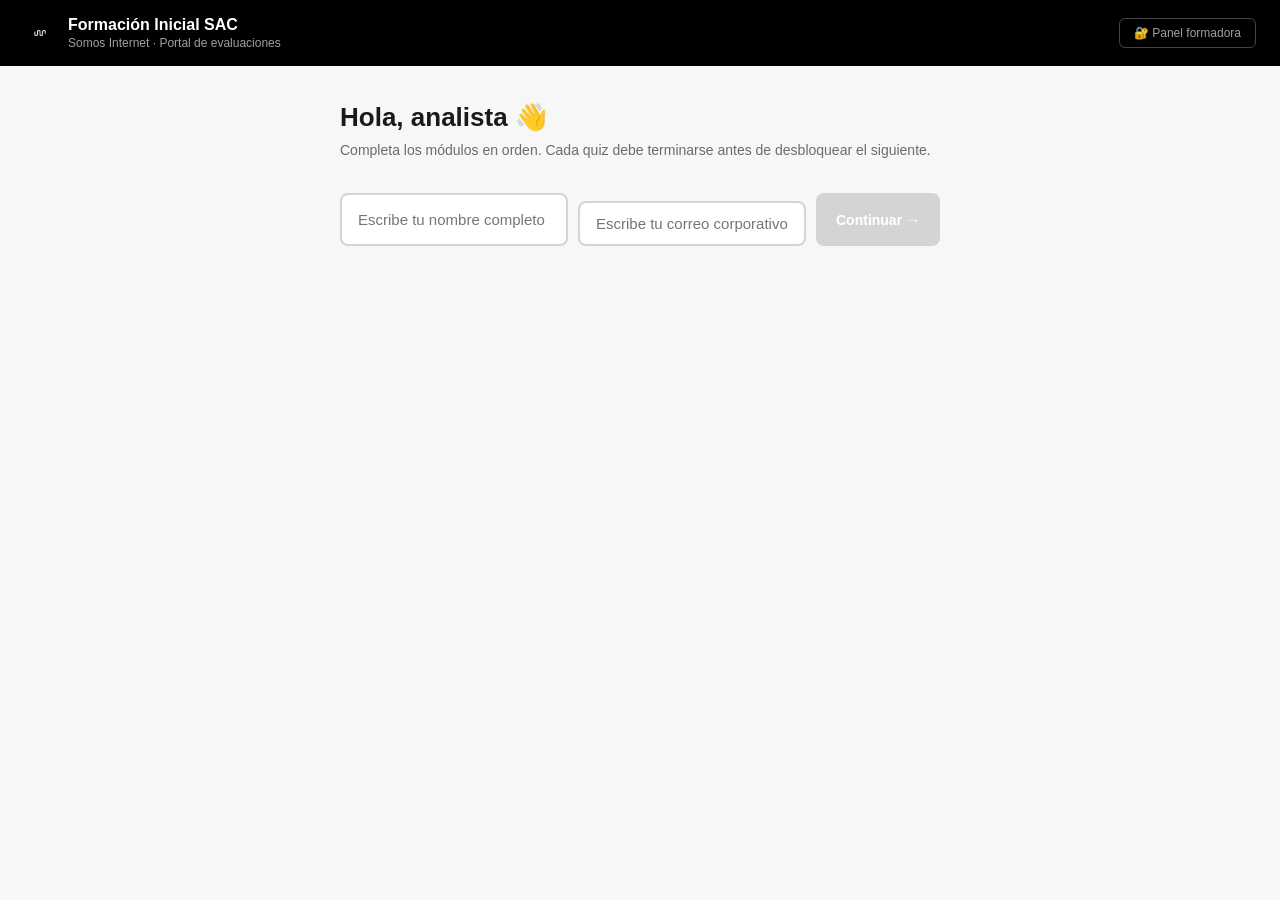
<file: certificacion-sac.html>
<!DOCTYPE html>
<html lang="es">
<head>
<meta charset="UTF-8">
<meta name="viewport" content="width=device-width, initial-scale=1.0">
<title>Certificación SAC · Somos Internet</title>
<meta http-equiv="refresh" content="0; url=index.html">
<style>body{font-family:Roboto,Arial,sans-serif;display:flex;align-items:center;justify-content:center;min-height:100vh;margin:0;color:#111;text-align:center;padding:16px}a{color:#111}</style>
</head>
<body>
<p>La Certificación SAC ahora está en el portal de formación.<br>Te estamos llevando allá… Si no pasa nada, <a href="index.html">entra aquí</a>.</p>
<script>location.replace('index.html');</script>
</body>
</html>
</file>
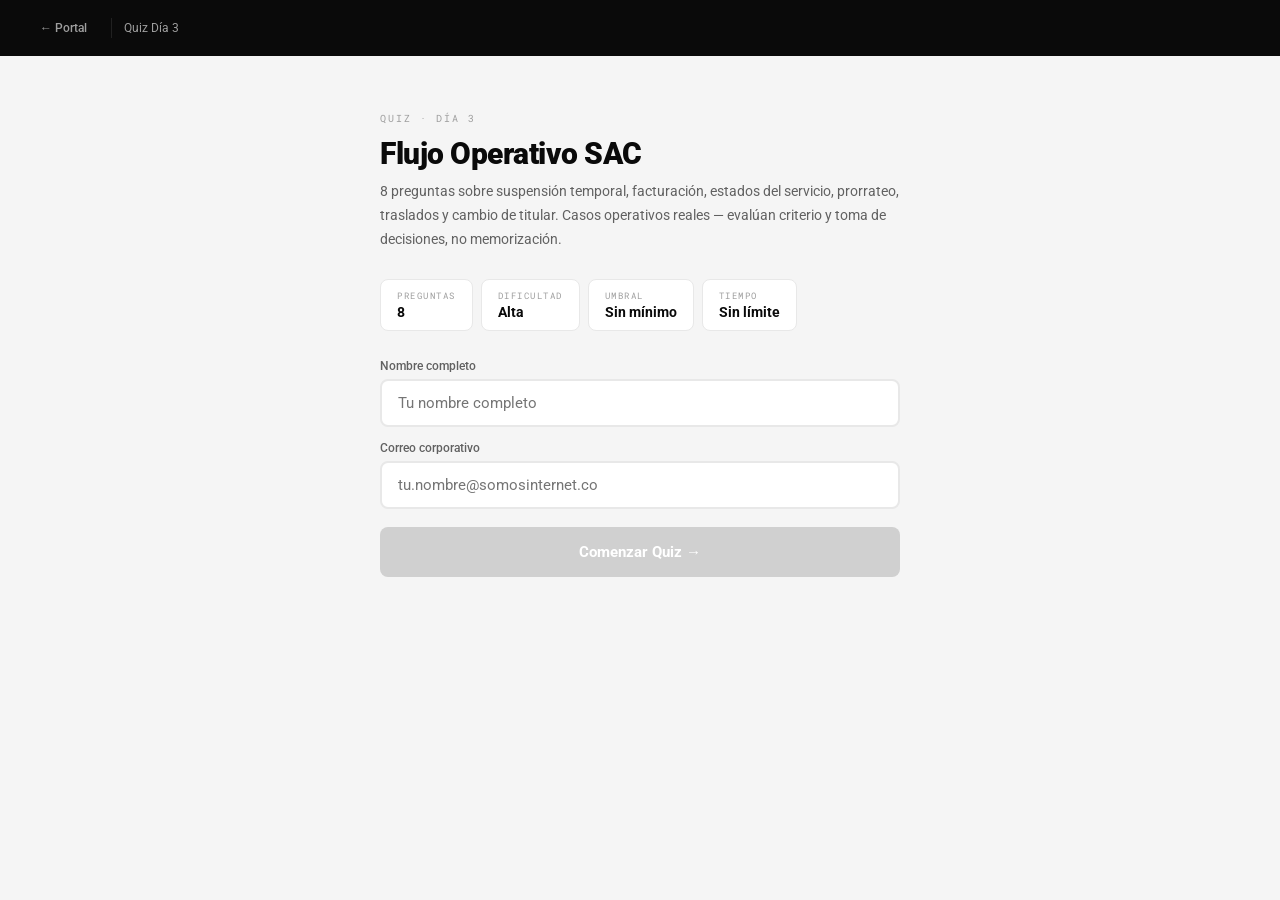
<file: quiz-dia-3.html>
<!DOCTYPE html>
<html lang="es">
<head>
<meta charset="UTF-8">
<meta name="viewport" content="width=device-width, initial-scale=1.0">
<title>Quiz Día 3 · Formación SAC · Somos Internet</title>
<link rel="stylesheet" href="quiz-styles.css">
</head>
<body>

<header class="site-header">
  <div class="header-left">
    <a href="index.html" class="header-back">← Portal</a>
    <div class="header-divider"></div>
    <span class="header-quiz-name">Quiz Día 3</span>
  </div>
  <div class="header-right" id="header-info"></div>
</header>

<!-- BIENVENIDA -->
<div id="screen-welcome" class="screen active">
  <div class="welcome-wrap">
    <p class="welcome-tag">Quiz · Día 3</p>
    <h1 class="welcome-title">Flujo Operativo SAC</h1>
    <p class="welcome-desc">8 preguntas sobre suspensión temporal, facturación, estados del servicio, prorrateo, traslados y cambio de titular. Casos operativos reales — evalúan criterio y toma de decisiones, no memorización.</p>
    <div class="info-chips">
      <div class="chip"><div class="chip-label">Preguntas</div><div class="chip-value">8</div></div>
      <div class="chip"><div class="chip-label">Dificultad</div><div class="chip-value">Alta</div></div>
      <div class="chip"><div class="chip-label">Umbral</div><div class="chip-value">Sin mínimo</div></div>
      <div class="chip"><div class="chip-label">Tiempo</div><div class="chip-value">Sin límite</div></div>
    </div>
    <div class="form-field">
      <label class="form-label" for="input-nombre">Nombre completo</label>
      <input class="form-input" id="input-nombre" type="text" placeholder="Tu nombre completo" oninput="validateForm()">
    </div>
    <div class="form-field">
      <label class="form-label" for="input-email">Correo corporativo</label>
      <input class="form-input" id="input-email" type="email" placeholder="tu.nombre@somosinternet.co" oninput="validateForm()">
      <span class="form-hint error-msg" id="email-error">El correo debe ser @somosinternet.co</span>
    </div>
    <button class="btn-primary" id="btn-start" onclick="iniciarQuiz()" disabled>Comenzar Quiz →</button>
  </div>
</div>

<!-- QUIZ -->
<div id="screen-quiz" class="screen">
  <div class="quiz-wrap">
    <div class="progress-header">
      <span class="progress-text" id="prog-txt">Pregunta 1 de 8</span>
      <span class="progress-score" id="prog-score">✓ 0 correctas</span>
    </div>
    <div class="progress-track"><div class="progress-fill" id="prog-fill" style="width:0%"></div></div>
    <span class="nivel-pill" id="nivel-pill">🔴 Difícil</span>
    <div class="question-card">
      <div class="q-eyebrow" id="q-num">Pregunta 1</div>
      <div class="q-text" id="q-text"></div>
    </div>
    <div class="options" id="options-container"></div>
    <div class="feedback-box" id="feedback">
      <div class="fb-title" id="fb-title"></div>
      <div class="fb-body" id="fb-body"></div>
    </div>
    <button class="btn-next" id="btn-next" onclick="siguientePregunta()">Siguiente pregunta →</button>
  </div>
</div>

<!-- GUARDANDO -->
<div id="screen-sending" class="screen">
  <div class="sending-wrap">
    <div class="spinner"></div>
    <p style="font-size:16px;font-weight:700;">Guardando resultados...</p>
    <p style="color:#9E9E9E;margin-top:8px;font-size:13px;">Un momento</p>
  </div>
</div>

<!-- RESULTADOS -->
<div id="screen-results" class="screen">
  <div class="results-wrap">
    <div class="score-block">
      <div class="score-circle" id="score-circle">
        <div class="score-pct" id="res-pct">0%</div>
        <div class="score-frac" id="res-frac">0/5</div>
      </div>
      <div class="score-info">
        <div class="score-name" id="res-name"></div>
        <div class="score-status neutral" id="res-status">Diagnóstico</div>
        <div class="score-msg" id="res-msg"></div>
      </div>
    </div>

    <div class="nivel-breakdown">
      <div class="nb-cell"><div class="nb-val facil" id="nb-facil">—</div><div class="nb-label">🟢 Fácil</div></div>
      <div class="nb-cell"><div class="nb-val medio" id="nb-medio">—</div><div class="nb-label">🟡 Medio</div></div>
      <div class="nb-cell"><div class="nb-val dificil" id="nb-dificil">—</div><div class="nb-label">🔴 Difícil</div></div>
    </div>

    <div class="cheat-alert" id="cheat-alert">
      <strong>⚠ Actividad registrada durante la evaluación</strong>
      <span id="cheat-detail"></span>
    </div>

    <div class="sync-msg" id="sync-msg"></div>

    <div class="review-section">
      <div class="review-title">Revisión de respuestas</div>
      <div class="review-list" id="review-list"></div>
    </div>

    <button class="btn-retry" onclick="reiniciar()">Volver a intentar</button>
    <button class="btn-portal" onclick="window.location.href='index.html'">← Volver al Portal</button>
  </div>
</div>

<script src="quiz-engine.js"></script>
<script>

// ── PREGUNTAS DÍA 3 (5 casos operativos de alta dificultad) ────
const PREGUNTAS_QUIZ3 = [
  {"nivel": "medio", "texto": "Un cliente solicita una suspensión temporal por 60 días. Al revisar el servicio observas que está en periodo de prueba y nunca ha realizado el pago de una factura. ¿Qué debes hacer?", "opciones": ["Informar que sí aplica la suspensión temporal porque la solicitud supera el mínimo de 30 días.", "Informar que sí aplica la suspensión temporal, pero solo desde la próxima fecha de corte.", "Informar que no aplica la suspensión temporal porque el servicio aún está en periodo de prueba y no es facturable.", "Informar que no aplica la suspensión temporal hasta que el cliente cumpla 60 días de servicio activo."], "correcta": 2, "explicacion": "La suspensión temporal solo aplica para servicios facturables. Si el cliente está en periodo de prueba y aún no ha pagado ninguna factura, no cumple la condición para solicitarla."},
  {"nivel": "medio", "texto": "¿Cuál es la diferencia entre la facturación automática y la facturación manual en Somos?", "opciones": ["La facturación automática aplica para clientes B2B y la manual para clientes que pagan por PSE o tarjeta.", "La automática genera el link de pago por sistema y lo envía al cliente; la manual aplica para clientes especiales, como B2B VIP, a quienes Finanzas les genera la factura electrónica.", "Ambas generan el mismo link de pago; la diferencia es que una se envía por correo y la otra por WhatsApp.", "La automática aplica cuando el cliente está tokenizado y la manual cuando el cliente no tiene un método de pago registrado."], "correcta": 1, "explicacion": "La facturación automática la genera el sistema y envía el link de pago al cliente antes del vencimiento. La manual aplica para clientes especiales, como B2B VIP, donde Finanzas genera la factura electrónica y el proceso no depende del link automático."},
  {"nivel": "medio", "texto": "¿Qué significa que un servicio esté en estado “Congelado” en Artemis?", "opciones": ["El cliente solicitó una pausa temporal del servicio, pero la reactivación solo puede hacerse después de validar un pago pendiente.", "El servicio está suspendido por falta de pago y se reactiva al validar el pago pendiente.", "El servicio está en proceso de traslado a otra dirección y queda sin navegación en la dirección actual.", "El cliente solicitó voluntariamente una suspensión temporal del servicio, con una fecha de reactivación definida."], "correcta": 3, "explicacion": "“Congelado” significa suspensión temporal voluntaria del servicio. Es diferente de “Suspendido”, que corresponde a corte por mora, y de “Retirado”, que corresponde a cancelación definitiva."},
  {"nivel": "medio", "texto": "¿Cuál es la razón principal por la que puede aparecer un valor prorrateado al contratar un TV Box adicional?", "opciones": ["Porque el TV Box tiene un costo de instalación que se cobra una sola vez en la siguiente factura.", "Porque el sistema calcula un valor proporcional para alinear el nuevo TV Box con la fecha de corte que ya tiene el servicio.", "Porque el sistema crea una fecha de corte independiente para el TV Box y cobra solo los días usados hasta esa nueva fecha.", "Porque el sistema cobra el primer mes completo por adelantado y luego descuenta los días no usados en la siguiente factura."], "correcta": 1, "explicacion": "El prorrateo existe para unificar los valores en una sola fecha de corte sin modificarla: como el TV Box se activa en medio del ciclo, se cobra solo la parte proporcional de los días usados. No es un cobro duplicado ni un error."},
  {"nivel": "medio", "texto": "Un cliente con plan Essential normalmente paga $75.000 al mes. Este mes recibió una factura por un valor superior al habitual. Al revisar, se identifica que activó un TV Box adicional durante el ciclo. ¿Cuál es la explicación más probable?", "opciones": ["El sistema aplicó un ajuste automático al plan Essential por cambio de ciclo de facturación.", "El cliente fue migrado automáticamente a un plan superior por haber agregado un servicio adicional.", "Se está cobrando el valor mensual del TV Box adicional más el valor proporcional de los días usados desde su activación hasta la fecha de corte.", "El sistema cobró el TV Box adicional desde el siguiente mes completo, sin aplicar ningún valor proporcional."], "correcta": 2, "explicacion": "Cuando el cliente activa un TV Box adicional en medio de su ciclo, la siguiente factura puede incluir el valor mensual del TV Box más el valor proporcional de los días usados hasta la fecha de corte. Por eso la factura es más alta de lo habitual, sin que sea un error."},
  {"nivel": "dificil", "texto": "CASO: Laura solicita un traslado de servicio. Al validar, hay cobertura en la nueva dirección, pero la suscripción aparece en estado Suspendido por factura pendiente. ¿Qué debe hacer el analista?", "opciones": ["Informarle que se puede agendar el traslado, pero que debe realizar el pago antes de la visita técnica.", "Informarle que se puede crear la solicitud de traslado y que el pago pendiente se validará durante la programación.", "Informarle que el traslado puede quedar creado, pero no se ejecutará hasta que Back Office confirme el pago.", "Informarle que primero debe pagar la factura pendiente; cuando la suscripción esté Activa, se continúa con la programación del traslado."], "correcta": 3, "explicacion": "El traslado solo puede gestionarse si la suscripción está Activa. Si está Suspendida por deuda, primero se paga la factura pendiente y se espera a que el servicio quede activo; solo después se programa el traslado."},
  {"nivel": "dificil", "texto": "CASO: María solicita suspender su servicio durante 30 días. Su suscripción está ACTIVA, ya pagó varias facturas y usó una suspensión temporal de 60 días en marzo de este año. Quiere que la nueva suspensión empiece hoy. ¿Cuál es la acción correcta?", "opciones": ["Crear la suspensión por 30 días porque cumple el tiempo mínimo y la cuenta está activa.", "Escalar a Back Office para que apruebe una segunda suspensión.", "Informar que la solicitud no procede porque ya usó la suspensión temporal este año.", "Crear la suspensión y aclararle que iniciará en la próxima fecha de corte, no hoy."], "correcta": 2, "explicacion": "La suspensión temporal solo puede usarse una vez por año, y María ya la usó en marzo, así que no procede. Aunque procediera, tampoco podría empezar hoy: la suspensión siempre inicia en la próxima fecha de corte."},
  {"nivel": "dificil", "texto": "CASO: Ricardo compró el apartamento 804. El servicio aún aparece a nombre de Felipe Torres, quien ya no vive allí y no tiene contacto con Ricardo. ¿Qué debe hacer el analista?", "opciones": ["Intentar contactar a Felipe Torres con los datos registrados en Artemis: sin autorización del titular, el cambio no puede completarse.", "Cancelar el servicio de Felipe e iniciar una instalación nueva a nombre de Ricardo.", "Solicitar a Ricardo la escritura de compraventa como reemplazo de la autorización del titular.", "Actualizar directamente el nombre en Artemis con los datos de Ricardo por cambio de propiedad."], "correcta": 0, "explicacion": "El cambio de titularidad requiere autorización del titular actual. Si no se logra obtenerla, el trámite no puede completarse. La escritura de compraventa no reemplaza esa autorización."}
];

// ── Instancia del motor ─────────────────────────────────────────
const quiz = new SomosQuiz({
  title: 'Quiz Día 3',
  quizId: 'quiz_dia_3',
  minApproval: null,
  preguntas: PREGUNTAS_QUIZ3,
  shuffleQuestions: true,
  shuffleOptions: false, // Opciones de casos complejos no se mezclan
  trackCheating: true,
});

// ── Validación y flujo (idéntico a quiz-dias-1-2) ───────────────
function validateForm() {
  const nombre = document.getElementById('input-nombre').value.trim();
  const email = document.getElementById('input-email').value.trim();
  const emailOk = /^[a-zA-Z0-9._%+-]+@somosinternet\.co$/i.test(email);
  const emailInput = document.getElementById('input-email');
  const emailError = document.getElementById('email-error');
  if (email.length > 5 && !emailOk) { emailInput.classList.add('error'); emailError.style.display = 'block'; }
  else { emailInput.classList.remove('error'); emailError.style.display = 'none'; }
  document.getElementById('btn-start').disabled = !(nombre.length >= 3 && emailOk);
}

function showScreen(id) {
  document.querySelectorAll('.screen').forEach(s => s.classList.remove('active'));
  document.getElementById(id).classList.add('active');
  window.scrollTo(0, 0);
}

function iniciarQuiz() {
  const nombre = document.getElementById('input-nombre').value.trim();
  const email = document.getElementById('input-email').value.trim();
  quiz.start(nombre, email);
  document.getElementById('header-info').textContent = nombre;
  showScreen('screen-quiz');
  renderPregunta();
  quiz.markQuestionStart();
}

function renderPregunta() {
  const q = quiz.preguntasActivas[quiz.current];
  const total = quiz.preguntasActivas.length;
  const pct = Math.round((quiz.current / total) * 100);
  document.getElementById('prog-fill').style.width = pct + '%';
  document.getElementById('prog-txt').textContent = `Pregunta ${quiz.current + 1} de ${total}`;
  document.getElementById('prog-score').textContent = `✓ ${quiz.score} correctas`;
  const pill = document.getElementById('nivel-pill');
  pill.textContent = nivelLabel(q.nivel);
  pill.className = 'nivel-pill ' + nivelBadgeClass(q.nivel);
  document.getElementById('q-num').textContent = `Pregunta ${quiz.current + 1}`;
  document.getElementById('q-text').textContent = q.texto;
  const container = document.getElementById('options-container');
  container.innerHTML = '';
  const letters = ['A', 'B', 'C', 'D'];
  q.opciones.forEach((op, i) => {
    const div = document.createElement('div');
    div.className = 'option';
    div.innerHTML = `<span class="opt-letter">${letters[i]}</span><span>${op}</span>`;
    div.onclick = () => seleccionar(i);
    container.appendChild(div);
  });
  document.getElementById('feedback').style.display = 'none';
  document.getElementById('btn-next').style.display = 'none';
}

function seleccionar(idx) {
  const result = quiz.answer(idx);
  const opts = document.querySelectorAll('.option');
  opts.forEach(o => { o.classList.add('disabled'); o.onclick = null; });
  opts[idx].classList.add(result.isCorrect ? 'correct' : 'wrong');
  if (!result.isCorrect) opts[result.correcta].classList.add('correct');
  const fb = document.getElementById('feedback');
  const title = document.getElementById('fb-title');
  fb.className = 'feedback-box ' + (result.isCorrect ? 'correct' : 'wrong');
  title.className = 'fb-title ' + (result.isCorrect ? 'correct' : 'wrong');
  title.textContent = result.isCorrect ? '✅ ¡Correcto!' : '❌ Incorrecto';
  document.getElementById('fb-body').textContent = result.explicacion;
  fb.style.display = 'block';
  document.getElementById('prog-score').textContent = `✓ ${quiz.score} correctas`;
  const btn = document.getElementById('btn-next');
  btn.textContent = quiz.current < quiz.preguntasActivas.length - 1 ? 'Siguiente pregunta →' : 'Ver resultados →';
  btn.style.display = 'block';
}

function siguientePregunta() {
  quiz.next();
  if (quiz.current < quiz.preguntasActivas.length) { renderPregunta(); quiz.markQuestionStart(); }
  else terminar();
}

async function terminar() {
  showScreen('screen-sending');
  const saved = await quiz.save();
  mostrarResultados(saved);
}

function mostrarResultados(saved) {
  const r = quiz.getResults();
  document.getElementById('res-pct').textContent = r.pct + '%';
  document.getElementById('res-frac').textContent = r.score + '/' + r.total;
  document.getElementById('res-name').textContent = quiz.userName;
  document.getElementById('res-status').textContent = 'Evaluación diagnóstica';
  document.getElementById('res-msg').textContent = resultMessage(r.pct, null);
  ['facil', 'medio', 'dificil'].forEach(n => {
    const el = document.getElementById('nb-' + n);
    el.textContent = r.byNivel[n] ? r.byNivel[n].correct + '/' + r.byNivel[n].total : '—';
  });
  if (r.tabSwitches > 0 || r.focusLosses > 1) {
    const al = document.getElementById('cheat-alert');
    al.style.display = 'block';
    document.getElementById('cheat-detail').textContent = `Cambios de pestaña: ${r.tabSwitches} · Pérdidas de foco: ${r.focusLosses}. Esta información quedó registrada.`;
  }
  const syncEl = document.getElementById('sync-msg');
  syncEl.style.display = 'block';
  syncEl.className = 'sync-msg ' + (saved ? 'sync-ok' : 'sync-fail');
  syncEl.textContent = saved ? '✅ Resultado guardado correctamente.' : '⚠ No se pudo guardar automáticamente. Informa tu puntaje al formador: ' + r.pct + '%';
  const list = document.getElementById('review-list');
  list.innerHTML = '';
  quiz.userAnswers.forEach((a, i) => {
    const div = document.createElement('div');
    div.className = 'review-item ' + (a.correcto ? 'ok' : 'fail');
    const qShort = a.pregunta.split('\n')[0].substring(0, 90) + (a.pregunta.length > 90 ? '…' : '');
    div.innerHTML = `<div class="ri-q">${a.correcto ? '✅' : '❌'} P${i + 1}: ${qShort}</div>
      ${!a.correcto ? `<div class="ri-answer">Tu respuesta: ${a.respuestaTxt}</div><div class="ri-answer">Respuesta correcta: ${a.correctaTxt}</div><div class="ri-exp">${a.explicacion}</div>` : ''}`;
    list.appendChild(div);
  });
  showScreen('screen-results');
}

function reiniciar() {
  document.getElementById('input-nombre').value = '';
  document.getElementById('input-email').value = '';
  document.getElementById('btn-start').disabled = true;
  showScreen('screen-welcome');
}
</script>
</body>
</html>
</file>
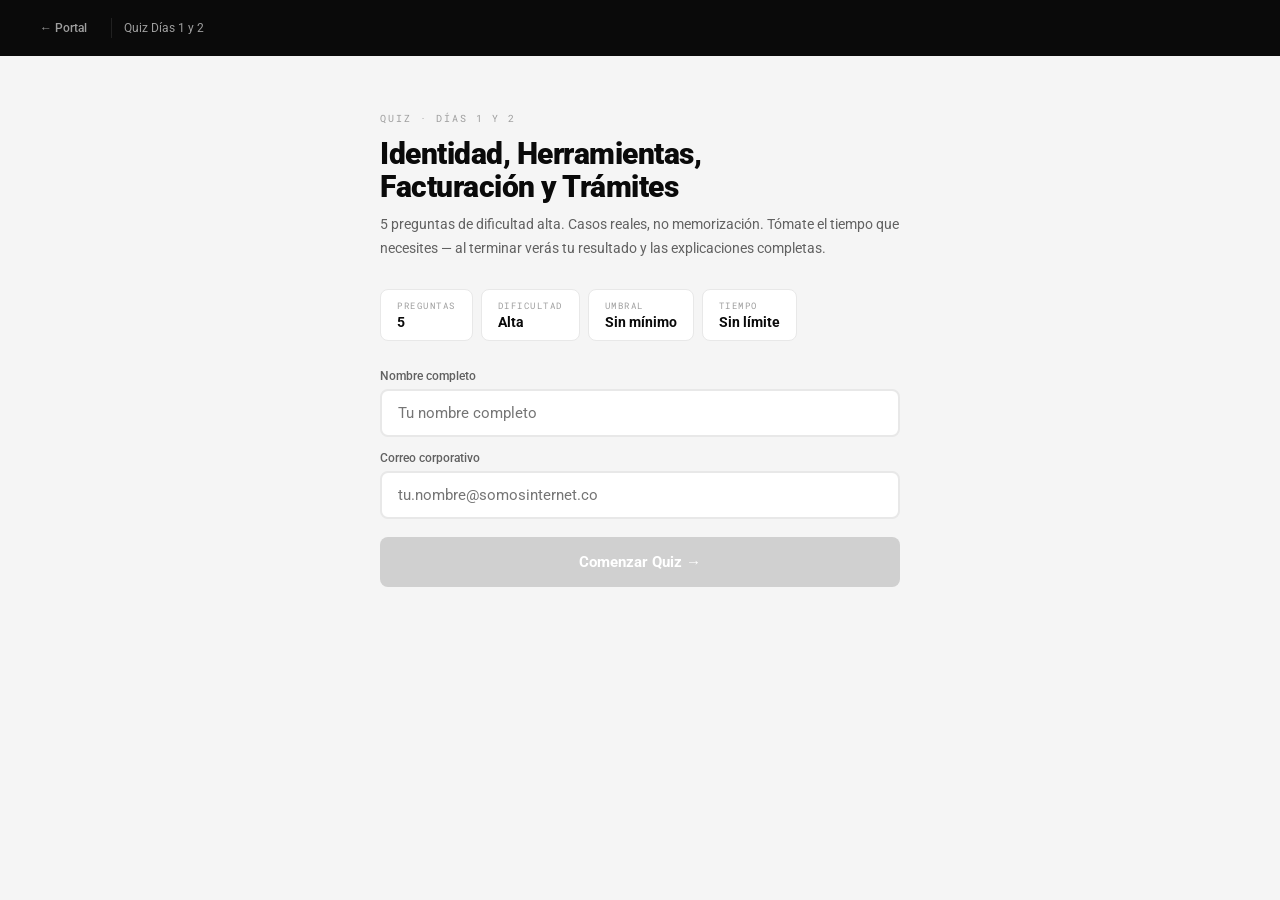
<file: quiz-dias-1-2.html>
<!DOCTYPE html>
<html lang="es">
<head>
<meta charset="UTF-8">
<meta name="viewport" content="width=device-width, initial-scale=1.0">
<title>Quiz Días 1-2 · Formación SAC · Somos Internet</title>
<link rel="stylesheet" href="quiz-styles.css">
</head>
<body>

<header class="site-header">
  <div class="header-left">
    <a href="index.html" class="header-back">← Portal</a>
    <div class="header-divider"></div>
    <span class="header-quiz-name">Quiz Días 1 y 2</span>
  </div>
  <div class="header-right" id="header-info"></div>
</header>

<!-- BIENVENIDA -->
<div id="screen-welcome" class="screen active">
  <div class="welcome-wrap">
    <p class="welcome-tag">Quiz · Días 1 y 2</p>
    <h1 class="welcome-title">Identidad, Herramientas,<br>Facturación y Trámites</h1>
    <p class="welcome-desc">5 preguntas de dificultad alta. Casos reales, no memorización. Tómate el tiempo que necesites — al terminar verás tu resultado y las explicaciones completas.</p>
    <div class="info-chips">
      <div class="chip"><div class="chip-label">Preguntas</div><div class="chip-value">5</div></div>
      <div class="chip"><div class="chip-label">Dificultad</div><div class="chip-value">Alta</div></div>
      <div class="chip"><div class="chip-label">Umbral</div><div class="chip-value">Sin mínimo</div></div>
      <div class="chip"><div class="chip-label">Tiempo</div><div class="chip-value">Sin límite</div></div>
    </div>
    <div class="form-field">
      <label class="form-label" for="input-nombre">Nombre completo</label>
      <input class="form-input" id="input-nombre" type="text" placeholder="Tu nombre completo" oninput="validateForm()">
    </div>
    <div class="form-field">
      <label class="form-label" for="input-email">Correo corporativo</label>
      <input class="form-input" id="input-email" type="email" placeholder="tu.nombre@somosinternet.co" oninput="validateForm()">
      <span class="form-hint error-msg" id="email-error">El correo debe ser @somosinternet.co</span>
    </div>
    <button class="btn-primary" id="btn-start" onclick="iniciarQuiz()" disabled>Comenzar Quiz →</button>
  </div>
</div>

<!-- QUIZ -->
<div id="screen-quiz" class="screen">
  <div class="quiz-wrap">
    <div class="progress-header">
      <span class="progress-text" id="prog-txt">Pregunta 1 de 5</span>
      <span class="progress-score" id="prog-score">✓ 0 correctas</span>
    </div>
    <div class="progress-track"><div class="progress-fill" id="prog-fill" style="width:0%"></div></div>
    <span class="nivel-pill" id="nivel-pill">🟡 Medio</span>
    <div class="question-card">
      <div class="q-eyebrow" id="q-num">Pregunta 1</div>
      <div class="q-text" id="q-text"></div>
    </div>
    <div class="options" id="options-container"></div>
    <div class="feedback-box" id="feedback">
      <div class="fb-title" id="fb-title"></div>
      <div class="fb-body" id="fb-body"></div>
    </div>
    <button class="btn-next" id="btn-next" onclick="siguientePregunta()">Siguiente pregunta →</button>
  </div>
</div>

<!-- GUARDANDO -->
<div id="screen-sending" class="screen">
  <div class="sending-wrap">
    <div class="spinner"></div>
    <p style="font-size:16px;font-weight:700;">Guardando resultados...</p>
    <p style="color:#9E9E9E;margin-top:8px;font-size:13px;">Un momento</p>
  </div>
</div>

<!-- RESULTADOS -->
<div id="screen-results" class="screen">
  <div class="results-wrap">
    <div class="score-block">
      <div class="score-circle" id="score-circle">
        <div class="score-pct" id="res-pct">0%</div>
        <div class="score-frac" id="res-frac">0/5</div>
      </div>
      <div class="score-info">
        <div class="score-name" id="res-name"></div>
        <div class="score-status neutral" id="res-status">Diagnóstico</div>
        <div class="score-msg" id="res-msg"></div>
      </div>
    </div>

    <div class="nivel-breakdown">
      <div class="nb-cell"><div class="nb-val facil" id="nb-facil">—</div><div class="nb-label">🟢 Fácil</div></div>
      <div class="nb-cell"><div class="nb-val medio" id="nb-medio">—</div><div class="nb-label">🟡 Medio</div></div>
      <div class="nb-cell"><div class="nb-val dificil" id="nb-dificil">—</div><div class="nb-label">🔴 Difícil</div></div>
    </div>

    <div class="cheat-alert" id="cheat-alert">
      <strong>⚠ Actividad registrada durante la evaluación</strong>
      <span id="cheat-detail"></span>
    </div>

    <div class="sync-msg" id="sync-msg"></div>

    <div class="review-section">
      <div class="review-title">Revisión de respuestas</div>
      <div class="review-list" id="review-list"></div>
    </div>

    <button class="btn-retry" onclick="reiniciar()">Volver a intentar</button>
    <button class="btn-portal" onclick="window.location.href='index.html'">← Volver al Portal</button>
  </div>
</div>

<script src="quiz-engine.js"></script>
<script>

// ── PREGUNTAS (5 de alta dificultad del banco aprobado) ─────────
const PREGUNTAS_QUIZ12 = [
  {
    nivel: 'dificil',
    texto: 'Durante una validación de identidad el cliente dice: "Dime cuál es el correo que tengo registrado para ver si es el correcto." ¿Qué debe responder el analista?',
    opciones: [
      'Decirle el correo completo — si el cliente lo está pidiendo para verificar, eso es parte del proceso de validación',
      'Mostrarle solo la parte inicial con el resto oculto: andrea****@gmail.com — y pedirle que confirme si ese es el suyo',
      'Decirle que no puede compartir ninguna parte del correo por política de protección de datos',
      'Enviarle un mensaje de prueba al correo registrado para que él confirme si lo recibió',
    ],
    correcta: 1,
    explicacion: 'El protocolo es mostrar solo parte del dato con el resto oculto: andrea****@gmail.com. Nunca se revela el dato completo. La opción A viola la política de protección de datos. La opción C es incorrecta porque sí se puede mostrar parcialmente como técnica de verificación.',
  },
  {
    nivel: 'dificil',
    texto: '¿Cuál de estas afirmaciones sobre los planes vigentes de Somos es completamente correcta?',
    opciones: [
      'El plan PRO 2.0 tiene soporte 24/7, velocidades hasta 1 Gbps e incluye el equipo Orb. El Essential tiene soporte 24/7 y hasta 2 TV Box gratis',
      'El plan PRO 2.0 tiene soporte 24/7, velocidades hasta 2 Gbps e incluye el equipo Orb. El Essential tiene soporte 24/7 y hasta 2 routers',
      'Ambos planes tienen el mismo soporte 24/7. El PRO 2.0 velocidades hasta 2 Gbps e incluye el equipo Orb y 1 TV Box gratis. El Essential hasta 2 routers',
      'El plan PRO 2.0 tiene soporte 24/7, velocidades hasta 2 Gbps e incluye el equipo Orb. El Essential tiene soporte 24/7 e incluye la Orb',
    ],
    correcta: 1,
    explicacion: 'El PRO 2.0 incluye soporte 24/7 VIP, hasta 2 Gbps, routers ilimitados y el equipo Orb. El Essential tiene soporte 24/7 estándar, hasta 900 Mbps y máximo 2 routers. El precio varía según el estrato del EDIFICIO, no del apartamento.',
  },
  {
    nivel: 'dificil',
    texto: 'Un cliente solicita una suspensión temporal por 60 días. Al revisar la cuenta observas que está en período de prueba y nunca ha recibido una factura. ¿Qué haces?',
    opciones: [
      'Realizar la suspensión porque cumple con el mínimo de 30 días',
      'Realizar la suspensión porque la factura se congelará automáticamente',
      'Informar que no aplica porque el servicio debe ser facturable y no estar en período de prueba',
      'Informar que no aplica porque el servicio está en período de prueba',
    ],
    correcta: 2,
    explicacion: 'La suspensión temporal solo aplica para servicios facturables — es decir, que ya hayan pagado mínimo una factura. No aplica para usuarios en período de prueba. La opción D es parcialmente correcta pero incompleta: la razón técnica es que debe ser un servicio facturable.',
  },
  {
    nivel: 'dificil',
    texto: '¿Cuál es la razón principal por la que puede aparecer un valor prorrateado al contratar un TV Box adicional?',
    opciones: [
      'El sistema cobra únicamente los días transcurridos hasta completar el ciclo de facturación vigente',
      'El sistema busca alinear el nuevo servicio con la fecha de corte existente de la cuenta',
      'El sistema aplica un ajuste temporal mientras se crea una nueva fecha de corte para el TV Box',
      'El sistema cobra el primer mes por adelantado y luego regulariza el valor en la siguiente factura',
    ],
    correcta: 1,
    explicacion: 'El prorrateo se genera cuando un servicio adicional se activa en una fecha diferente al inicio del ciclo de facturación. El sistema realiza un ajuste para que el nuevo servicio quede alineado con la fecha de corte existente de la cuenta. Por eso se cobra solo el valor proporcional antes de que empiece el cobro recurrente normal.',
  },
  {
    nivel: 'dificil',
    texto: 'CASO\n\nLaura solicita trasladar su servicio a una nueva dirección. Durante la validación encuentras que:\n• Existe cobertura en la nueva dirección.\n• El cliente está de acuerdo con el nuevo plan.\n• Ya se validó la dirección y el apartamento.\n• La suscripción presenta saldo pendiente y actualmente se encuentra en estado Suspendido.\n\n¿Qué debe hacer el analista?',
    opciones: [
      'Crear el traslado porque la nueva dirección tiene cobertura',
      'Agendar el traslado y solicitar el pago posteriormente',
      'Informar que el traslado no puede gestionarse porque únicamente se trasladan suscripciones en estado Activo',
      'Informar al cliente que el traslado no puede gestionarse mientras la suscripción esté Suspendida. Para realizarlo, primero debe normalizar su estado de cuenta',
    ],
    correcta: 3,
    explicacion: 'Uno de los requisitos obligatorios para gestionar un traslado es que la suscripción se encuentre en estado Activo. La opción C es parcialmente correcta pero incompleta — no le indica al cliente el camino a seguir. La respuesta completa es informarle que debe normalizar su cuenta (ponerse al día con el pago) para que quede Activa y así poder gestionar el traslado.',
  },
];

// ── Instancia del motor ─────────────────────────────────────────
const quiz = new SomosQuiz({
  title: 'Quiz Días 1-2',
  quizId: 'quiz_dias_1_2',
  minApproval: null,
  preguntas: PREGUNTAS_QUIZ12,
  shuffleQuestions: true,
  shuffleOptions: true,
  trackCheating: true,
});

// ── Validación del formulario ───────────────────────────────────
function validateForm() {
  const nombre = document.getElementById('input-nombre').value.trim();
  const email = document.getElementById('input-email').value.trim();
  const emailOk = /^[a-zA-Z0-9._%+-]+@somosinternet\.co$/i.test(email);
  const emailInput = document.getElementById('input-email');
  const emailError = document.getElementById('email-error');

  if (email.length > 5 && !emailOk) {
    emailInput.classList.add('error');
    emailError.style.display = 'block';
  } else {
    emailInput.classList.remove('error');
    emailError.style.display = 'none';
  }

  document.getElementById('btn-start').disabled = !(nombre.length >= 3 && emailOk);
}

// ── Flujo principal ─────────────────────────────────────────────
function showScreen(id) {
  document.querySelectorAll('.screen').forEach(s => s.classList.remove('active'));
  document.getElementById(id).classList.add('active');
  window.scrollTo(0, 0);
}

function iniciarQuiz() {
  const nombre = document.getElementById('input-nombre').value.trim();
  const email = document.getElementById('input-email').value.trim();
  quiz.start(nombre, email);
  document.getElementById('header-info').textContent = nombre;
  showScreen('screen-quiz');
  renderPregunta();
  quiz.markQuestionStart();
}

function renderPregunta() {
  const q = quiz.preguntasActivas[quiz.current];
  const total = quiz.preguntasActivas.length;
  const pct = Math.round((quiz.current / total) * 100);

  document.getElementById('prog-fill').style.width = pct + '%';
  document.getElementById('prog-txt').textContent = `Pregunta ${quiz.current + 1} de ${total}`;
  document.getElementById('prog-score').textContent = `✓ ${quiz.score} correctas`;

  const pill = document.getElementById('nivel-pill');
  pill.textContent = nivelLabel(q.nivel);
  pill.className = 'nivel-pill ' + nivelBadgeClass(q.nivel);

  document.getElementById('q-num').textContent = `Pregunta ${quiz.current + 1}`;
  document.getElementById('q-text').textContent = q.texto;

  const container = document.getElementById('options-container');
  container.innerHTML = '';
  const letters = ['A', 'B', 'C', 'D'];
  q.opciones.forEach((op, i) => {
    const div = document.createElement('div');
    div.className = 'option';
    div.innerHTML = `<span class="opt-letter">${letters[i]}</span><span>${op}</span>`;
    div.onclick = () => seleccionar(i);
    container.appendChild(div);
  });

  document.getElementById('feedback').style.display = 'none';
  document.getElementById('btn-next').style.display = 'none';
}

function seleccionar(idx) {
  const result = quiz.answer(idx);
  const opts = document.querySelectorAll('.option');
  opts.forEach(o => { o.classList.add('disabled'); o.onclick = null; });
  opts[idx].classList.add(result.isCorrect ? 'correct' : 'wrong');
  if (!result.isCorrect) opts[result.correcta].classList.add('correct');

  const fb = document.getElementById('feedback');
  const title = document.getElementById('fb-title');
  fb.className = 'feedback-box ' + (result.isCorrect ? 'correct' : 'wrong');
  title.className = 'fb-title ' + (result.isCorrect ? 'correct' : 'wrong');
  title.textContent = result.isCorrect ? '✅ ¡Correcto!' : '❌ Incorrecto';
  document.getElementById('fb-body').textContent = result.explicacion;
  fb.style.display = 'block';

  document.getElementById('prog-score').textContent = `✓ ${quiz.score} correctas`;

  const btn = document.getElementById('btn-next');
  btn.textContent = quiz.current < quiz.preguntasActivas.length - 1 ? 'Siguiente pregunta →' : 'Ver resultados →';
  btn.style.display = 'block';
}

function siguientePregunta() {
  quiz.next();
  if (quiz.current < quiz.preguntasActivas.length) {
    renderPregunta();
    quiz.markQuestionStart();
  } else {
    terminar();
  }
}

async function terminar() {
  showScreen('screen-sending');
  const saved = await quiz.save();
  mostrarResultados(saved);
}

function mostrarResultados(saved) {
  const r = quiz.getResults();

  document.getElementById('res-pct').textContent = r.pct + '%';
  document.getElementById('res-frac').textContent = r.score + '/' + r.total;
  document.getElementById('res-name').textContent = quiz.userName;
  document.getElementById('res-status').textContent = 'Evaluación diagnóstica';
  document.getElementById('res-msg').textContent = resultMessage(r.pct, null);

  // Nivel breakdown
  ['facil', 'medio', 'dificil'].forEach(n => {
    const el = document.getElementById('nb-' + n);
    if (r.byNivel[n]) el.textContent = r.byNivel[n].correct + '/' + r.byNivel[n].total;
    else el.textContent = '—';
  });

  // Anti-cheat warning
  if (r.tabSwitches > 0 || r.focusLosses > 1) {
    const alert = document.getElementById('cheat-alert');
    alert.style.display = 'block';
    document.getElementById('cheat-detail').textContent =
      `Cambios de pestaña: ${r.tabSwitches} · Pérdidas de foco: ${r.focusLosses}. Esta información quedó registrada junto con tu resultado.`;
  }

  // Sync status
  const syncEl = document.getElementById('sync-msg');
  syncEl.style.display = 'block';
  syncEl.className = 'sync-msg ' + (saved ? 'sync-ok' : 'sync-fail');
  syncEl.textContent = saved
    ? '✅ Resultado guardado correctamente.'
    : '⚠ No se pudo guardar automáticamente. Informa tu puntaje al formador: ' + r.pct + '%';

  // Review
  const list = document.getElementById('review-list');
  list.innerHTML = '';
  quiz.userAnswers.forEach((a, i) => {
    const div = document.createElement('div');
    div.className = 'review-item ' + (a.correcto ? 'ok' : 'fail');
    const qShort = a.pregunta.split('\n')[0].substring(0, 90) + (a.pregunta.length > 90 ? '…' : '');
    div.innerHTML = `
      <div class="ri-q">${a.correcto ? '✅' : '❌'} P${i + 1}: ${qShort}</div>
      ${!a.correcto ? `<div class="ri-answer">Tu respuesta: ${a.respuestaTxt}</div><div class="ri-answer">Respuesta correcta: ${a.correctaTxt}</div><div class="ri-exp">${a.explicacion}</div>` : ''}
    `;
    list.appendChild(div);
  });

  showScreen('screen-results');
}

function reiniciar() {
  document.getElementById('input-nombre').value = '';
  document.getElementById('input-email').value = '';
  document.getElementById('btn-start').disabled = true;
  showScreen('screen-welcome');
}
</script>
</body>
</html>
</file>
<file: quiz-styles.css>
/* quiz-styles.css — Estilos compartidos para todos los quizzes · Somos Internet */
@import url('https://fonts.googleapis.com/css2?family=Roboto:wght@300;400;500;700;900&family=Roboto+Mono:wght@400;500&display=swap');

*, *::before, *::after { box-sizing: border-box; margin: 0; padding: 0; }

:root {
  --black: #0A0A0A;
  --white: #FFFFFF;
  --gray-100: #F5F5F5;
  --gray-200: #E8E8E8;
  --gray-300: #D0D0D0;
  --gray-400: #9E9E9E;
  --gray-600: #616161;
  --gray-800: #212121;
  --green: #1A7A4A;
  --green-bg: #E6F4EC;
  --red: #C0392B;
  --red-bg: #FDECEA;
  --yellow: #7A6000;
  --yellow-bg: #FFF8E1;
}

body {
  font-family: 'Roboto', sans-serif;
  background: var(--gray-100);
  color: var(--black);
  min-height: 100vh;
}

/* ─── HEADER ─── */
.site-header {
  background: var(--black);
  padding: 0 28px;
  height: 56px;
  display: flex;
  align-items: center;
  justify-content: space-between;
  position: sticky;
  top: 0;
  z-index: 100;
}

.header-left {
  display: flex;
  align-items: center;
  gap: 12px;
}

.header-back {
  color: var(--gray-400);
  font-size: 12px;
  font-weight: 500;
  text-decoration: none;
  display: flex;
  align-items: center;
  gap: 6px;
  padding: 6px 12px;
  border-radius: 6px;
  transition: background 0.1s;
}

.header-back:hover { background: rgba(255,255,255,0.08); }

.header-divider {
  width: 1px;
  height: 20px;
  background: var(--gray-800);
}

.header-quiz-name {
  color: var(--gray-400);
  font-size: 12px;
  font-weight: 400;
}

.header-right {
  font-family: 'Roboto Mono', monospace;
  font-size: 11px;
  color: var(--gray-600);
}

/* ─── SCREENS ─── */
.screen { display: none; }
.screen.active { display: block; }

/* ─── WELCOME SCREEN ─── */
.welcome-wrap {
  max-width: 560px;
  margin: 56px auto;
  padding: 0 20px;
}

.welcome-tag {
  font-family: 'Roboto Mono', monospace;
  font-size: 10px;
  letter-spacing: 2px;
  text-transform: uppercase;
  color: var(--gray-400);
  margin-bottom: 12px;
}

.welcome-title {
  font-size: 30px;
  font-weight: 900;
  line-height: 1.1;
  letter-spacing: -0.5px;
  margin-bottom: 10px;
}

.welcome-desc {
  color: var(--gray-600);
  font-size: 14px;
  line-height: 1.7;
  margin-bottom: 28px;
}

.info-chips {
  display: flex;
  flex-wrap: wrap;
  gap: 8px;
  margin-bottom: 28px;
}

.chip {
  background: var(--white);
  border: 1px solid var(--gray-200);
  border-radius: 8px;
  padding: 10px 16px;
}

.chip-label {
  font-family: 'Roboto Mono', monospace;
  font-size: 9px;
  letter-spacing: 1.5px;
  text-transform: uppercase;
  color: var(--gray-400);
  margin-bottom: 3px;
}

.chip-value {
  font-size: 14px;
  font-weight: 700;
  color: var(--black);
}

.form-field {
  margin-bottom: 14px;
}

.form-label {
  font-size: 12px;
  font-weight: 500;
  color: var(--gray-600);
  margin-bottom: 6px;
  display: block;
}

.form-input {
  width: 100%;
  padding: 13px 16px;
  border: 2px solid var(--gray-200);
  border-radius: 8px;
  font-family: 'Roboto', sans-serif;
  font-size: 15px;
  outline: none;
  transition: border-color 0.15s;
  background: var(--white);
}

.form-input:focus { border-color: var(--black); }
.form-input.error { border-color: var(--red); }

.form-hint {
  font-size: 11px;
  color: var(--gray-400);
  margin-top: 5px;
}

.form-hint.error-msg {
  color: var(--red);
  display: none;
}

.btn-primary {
  width: 100%;
  background: var(--black);
  color: var(--white);
  border: none;
  border-radius: 8px;
  padding: 16px;
  font-family: 'Roboto', sans-serif;
  font-size: 15px;
  font-weight: 700;
  cursor: pointer;
  margin-top: 4px;
  transition: background 0.15s;
}

.btn-primary:hover { background: var(--gray-800); }
.btn-primary:disabled { background: var(--gray-300); cursor: not-allowed; }

/* ─── QUIZ SCREEN ─── */
.quiz-wrap {
  max-width: 680px;
  margin: 0 auto;
  padding: 28px 20px;
}

.progress-header {
  display: flex;
  justify-content: space-between;
  align-items: center;
  margin-bottom: 8px;
}

.progress-text {
  font-family: 'Roboto Mono', monospace;
  font-size: 11px;
  color: var(--gray-400);
}

.progress-score {
  font-size: 12px;
  font-weight: 700;
  color: var(--black);
}

.progress-track {
  height: 4px;
  background: var(--gray-200);
  border-radius: 2px;
  margin-bottom: 24px;
  overflow: hidden;
}

.progress-fill {
  height: 100%;
  background: var(--black);
  border-radius: 2px;
  transition: width 0.4s cubic-bezier(0.4, 0, 0.2, 1);
}

.nivel-pill {
  display: inline-flex;
  align-items: center;
  gap: 4px;
  padding: 4px 12px;
  border-radius: 20px;
  font-size: 11px;
  font-weight: 700;
  letter-spacing: 0.3px;
  margin-bottom: 16px;
}

.nivel-facil { background: var(--green-bg); color: var(--green); }
.nivel-medio { background: var(--yellow-bg); color: var(--yellow); }
.nivel-dificil { background: var(--red-bg); color: var(--red); }

.question-card {
  background: var(--white);
  border-radius: 12px;
  padding: 28px;
  margin-bottom: 16px;
  box-shadow: 0 1px 4px rgba(0,0,0,0.06);
}

.q-eyebrow {
  font-family: 'Roboto Mono', monospace;
  font-size: 10px;
  color: var(--gray-400);
  letter-spacing: 1px;
  text-transform: uppercase;
  margin-bottom: 10px;
}

.q-text {
  font-size: 16px;
  font-weight: 600;
  line-height: 1.65;
  white-space: pre-line;
}

.options {
  display: flex;
  flex-direction: column;
  gap: 10px;
  margin-bottom: 18px;
}

.option {
  background: var(--white);
  border: 2px solid var(--gray-200);
  border-radius: 10px;
  padding: 16px 18px;
  cursor: pointer;
  display: flex;
  align-items: flex-start;
  gap: 14px;
  font-size: 14px;
  line-height: 1.55;
  transition: border-color 0.12s, background 0.12s;
}

.option:hover:not(.disabled) {
  border-color: var(--black);
  background: var(--gray-100);
}

.option.selected { border-color: var(--black); background: var(--gray-100); }
.option.correct { border-color: var(--green); background: var(--green-bg); }
.option.wrong { border-color: var(--red); background: var(--red-bg); }
.option.disabled { cursor: default; }

.opt-letter {
  font-family: 'Roboto Mono', monospace;
  font-size: 11px;
  font-weight: 700;
  color: var(--gray-400);
  min-width: 18px;
  padding-top: 1px;
}

.option.correct .opt-letter { color: var(--green); }
.option.wrong .opt-letter { color: var(--red); }

.feedback-box {
  border-radius: 10px;
  padding: 16px 20px;
  margin-bottom: 18px;
  display: none;
  border-left: 4px solid;
}

.feedback-box.correct { background: var(--green-bg); border-color: var(--green); }
.feedback-box.wrong { background: var(--red-bg); border-color: var(--red); }

.fb-title {
  font-size: 13px;
  font-weight: 700;
  margin-bottom: 6px;
}

.fb-title.correct { color: var(--green); }
.fb-title.wrong { color: var(--red); }

.fb-body {
  font-size: 13px;
  line-height: 1.6;
  color: var(--gray-800);
}

.btn-next {
  width: 100%;
  background: var(--black);
  color: var(--white);
  border: none;
  border-radius: 8px;
  padding: 14px;
  font-family: 'Roboto', sans-serif;
  font-size: 14px;
  font-weight: 700;
  cursor: pointer;
  display: none;
  transition: background 0.12s;
}

.btn-next:hover { background: var(--gray-800); }

/* ─── SENDING SCREEN ─── */
.sending-wrap {
  text-align: center;
  padding: 80px 20px;
}

.spinner {
  width: 40px;
  height: 40px;
  border: 4px solid var(--gray-200);
  border-top-color: var(--black);
  border-radius: 50%;
  animation: spin 0.7s linear infinite;
  margin: 0 auto 20px;
}

@keyframes spin { to { transform: rotate(360deg); } }

/* ─── RESULTS SCREEN ─── */
.results-wrap {
  max-width: 640px;
  margin: 0 auto;
  padding: 40px 20px 80px;
}

.score-block {
  display: flex;
  align-items: center;
  gap: 24px;
  margin-bottom: 28px;
  background: var(--white);
  border-radius: 12px;
  padding: 28px;
  border: 1px solid var(--gray-200);
}

.score-circle {
  width: 100px;
  height: 100px;
  border-radius: 50%;
  background: var(--black);
  color: var(--white);
  display: flex;
  flex-direction: column;
  align-items: center;
  justify-content: center;
  flex-shrink: 0;
}

.score-circle.approved { background: var(--green); }
.score-circle.failed { background: var(--red); }

.score-pct {
  font-size: 32px;
  font-weight: 900;
  line-height: 1;
  letter-spacing: -1px;
}

.score-frac {
  font-size: 11px;
  color: rgba(255,255,255,0.6);
  margin-top: 2px;
}

.score-info {}

.score-name {
  font-size: 18px;
  font-weight: 700;
  margin-bottom: 4px;
}

.score-status {
  font-size: 13px;
  font-weight: 600;
  margin-bottom: 6px;
}

.score-status.approved { color: var(--green); }
.score-status.failed { color: var(--red); }
.score-status.neutral { color: var(--gray-600); }

.score-msg {
  font-size: 13px;
  color: var(--gray-600);
  line-height: 1.5;
}

.nivel-breakdown {
  display: grid;
  grid-template-columns: repeat(3, 1fr);
  gap: 10px;
  margin-bottom: 24px;
}

.nb-cell {
  background: var(--white);
  border: 1px solid var(--gray-200);
  border-radius: 10px;
  padding: 16px;
  text-align: center;
}

.nb-val {
  font-size: 22px;
  font-weight: 900;
  letter-spacing: -0.5px;
  margin-bottom: 2px;
}

.nb-val.facil { color: var(--green); }
.nb-val.medio { color: var(--yellow); }
.nb-val.dificil { color: var(--red); }

.nb-label {
  font-size: 11px;
  color: var(--gray-400);
}

/* Anti-cheat warning */
.cheat-alert {
  background: var(--yellow-bg);
  border: 1px solid #e0c84a;
  border-radius: 10px;
  padding: 14px 18px;
  margin-bottom: 20px;
  font-size: 13px;
  color: var(--yellow);
  display: none;
}

.cheat-alert strong { display: block; margin-bottom: 3px; }

.sync-msg {
  border-radius: 8px;
  padding: 12px 16px;
  font-size: 13px;
  margin-bottom: 20px;
  display: none;
}

.sync-ok { background: var(--green-bg); color: var(--green); }
.sync-fail { background: var(--yellow-bg); color: var(--yellow); }

.review-section {}

.review-title {
  font-size: 13px;
  font-weight: 700;
  color: var(--gray-600);
  text-transform: uppercase;
  letter-spacing: 0.5px;
  margin-bottom: 12px;
}

.review-list {
  display: flex;
  flex-direction: column;
  gap: 10px;
  margin-bottom: 28px;
}

.review-item {
  background: var(--white);
  border-radius: 10px;
  padding: 14px 16px;
  border-left: 4px solid;
  font-size: 13px;
  line-height: 1.5;
}

.review-item.ok { border-color: var(--green); }
.review-item.fail { border-color: var(--red); }

.ri-q { font-weight: 600; margin-bottom: 4px; }

.ri-answer {
  font-size: 12px;
  color: var(--gray-600);
  margin-bottom: 2px;
}

.ri-exp {
  font-size: 12px;
  color: var(--gray-600);
  margin-top: 6px;
  padding-top: 6px;
  border-top: 1px solid var(--gray-100);
}

.btn-retry {
  width: 100%;
  background: var(--black);
  color: var(--white);
  border: none;
  border-radius: 8px;
  padding: 14px;
  font-family: 'Roboto', sans-serif;
  font-size: 14px;
  font-weight: 700;
  cursor: pointer;
  margin-bottom: 12px;
  transition: background 0.12s;
}

.btn-retry:hover { background: var(--gray-800); }

.btn-portal {
  width: 100%;
  background: var(--white);
  color: var(--black);
  border: 2px solid var(--gray-200);
  border-radius: 8px;
  padding: 13px;
  font-family: 'Roboto', sans-serif;
  font-size: 14px;
  font-weight: 600;
  cursor: pointer;
  transition: border-color 0.12s;
}

.btn-portal:hover { border-color: var(--black); }

@media (max-width: 560px) {
  .score-block { flex-direction: column; text-align: center; }
  .nivel-breakdown { grid-template-columns: 1fr; }
}
</file>
